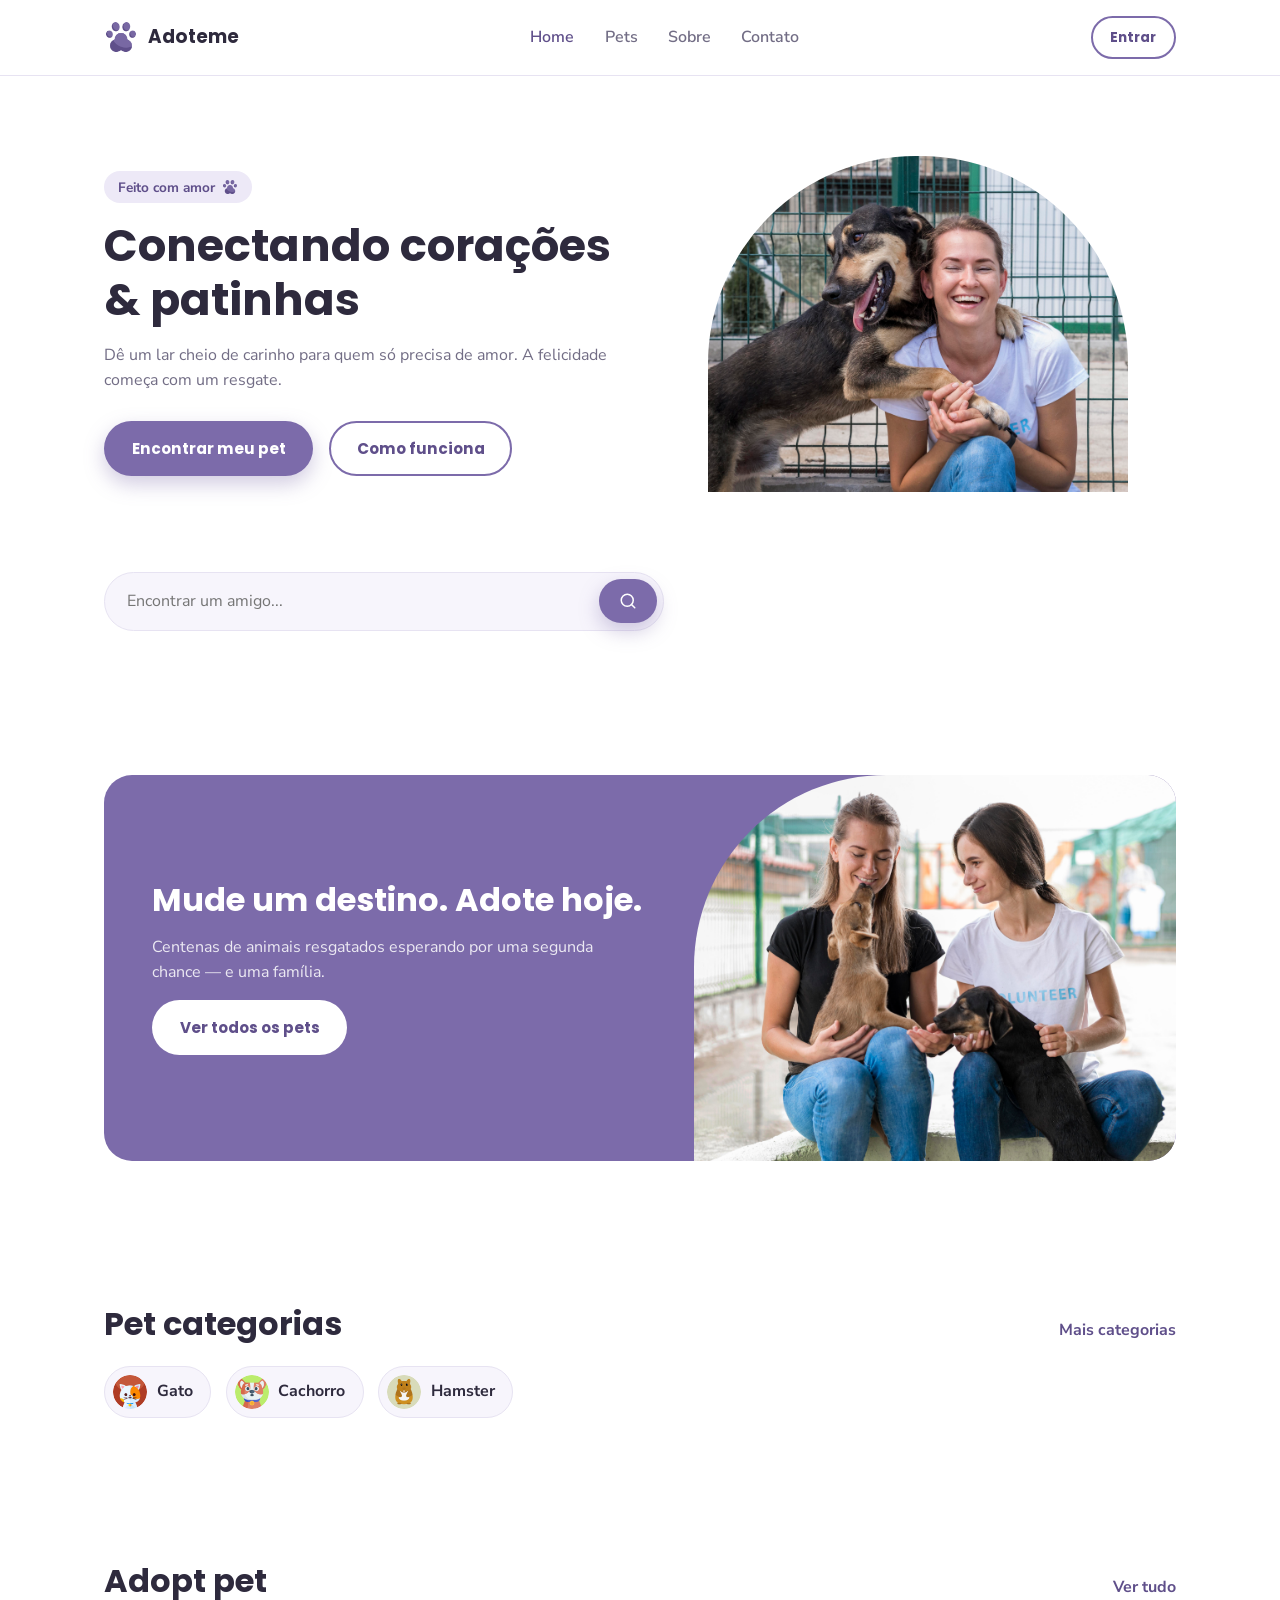
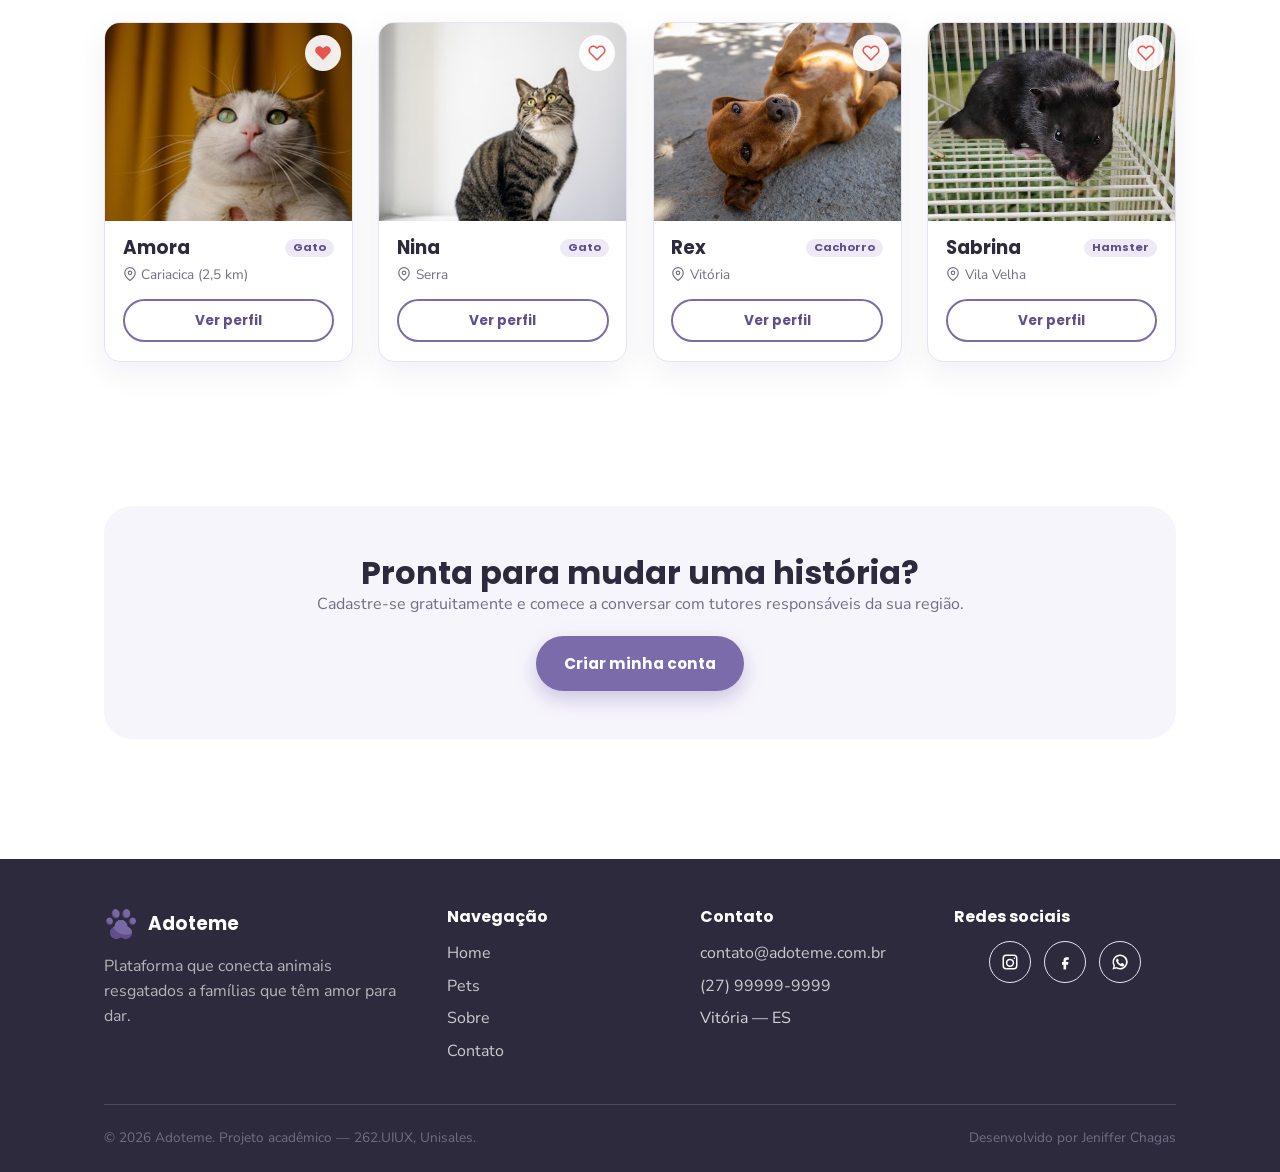
<file: index.html>
<!doctype html>
<html lang="pt-BR">
  <head>
    <meta charset="UTF-8" />
    <meta name="viewport" content="width=device-width, initial-scale=1.0" />
    <title>Adoteme — Conectando corações e patinhas</title>
    <meta
      name="description"
      content="Adoteme é a plataforma que conecta pets resgatados a novas famílias. Encontre seu novo melhor amigo hoje mesmo."
    />
    <link rel="icon" type="image/png" href="assets/img/favicon.png" />
    <link rel="preconnect" href="https://fonts.googleapis.com" />
    <link
      href="https://fonts.googleapis.com/css2?family=Poppins:wght@600;700;800&family=Nunito+Sans:wght@400;600;700&display=swap"
      rel="stylesheet"
    />
    <link rel="stylesheet" href="style.css" />
  </head>
  <body>
    <a class="skip-link" href="#main">Pular para o conteúdo</a>

    <header class="site-header">
      <div class="container header-inner">
        <a class="brand" href="index.html">
          <img src="assets/img/logo.png" alt="" />
          Adoteme
        </a>

        <input type="checkbox" id="nav-toggle" class="nav-toggle-checkbox" />

        <nav class="main-nav" aria-label="Navegação principal">
          <ul>
            <li><a href="index.html" aria-current="page">Home</a></li>
            <li><a href="pets.html">Pets</a></li>
            <li><a href="sobre.html">Sobre</a></li>
            <li><a href="contato.html">Contato</a></li>
          </ul>
        </nav>

        <div class="header-actions">
          <a class="btn btn-outline btn-sm" href="contato.html#entrar"
            >Entrar</a
          >
          <label for="nav-toggle" class="nav-toggle" aria-label="Abrir menu">
            <svg
              width="24"
              height="24"
              viewBox="0 0 24 24"
              fill="none"
              stroke="currentColor"
              stroke-width="2"
              stroke-linecap="round"
              stroke-linejoin="round"
              aria-hidden="true"
            >
              <line x1="3" y1="6" x2="21" y2="6" />
              <line x1="3" y1="12" x2="21" y2="12" />
              <line x1="3" y1="18" x2="21" y2="18" />
            </svg>
          </label>
        </div>
      </div>
    </header>

    <main id="main">
      <!-- Hero -->
      <section class="hero">
        <div class="container">
          <div class="hero-content">
            <span class="eyebrow-tag">
              Feito com amor
              <img src="assets/img/logo.png" alt="" width="16" height="16" />
            </span>
            <h1>Conectando corações &amp; patinhas</h1>
            <p>
              Dê um lar cheio de carinho para quem só precisa de amor. A
              felicidade começa com um resgate.
            </p>
            <div class="hero-actions">
              <a class="btn btn-primary" href="pets.html">Encontrar meu pet</a>
              <a class="btn btn-outline" href="sobre.html">Como funciona</a>
            </div>
          </div>
          <div class="hero-figure">
            <img
              src="assets/img/smiley-woman-playing-shelter-with-dog-waiting-be-adopted.jpg"
              alt="Mulher sorridente abraçando um gato resgatado no colo"
            />
          </div>
        </div>
      </section>

      <!-- Busca -->
      <section aria-labelledby="busca-heading" style="padding-top: 0">
        <div class="container">
          <h2
            id="busca-heading"
            class="sr-only"
            style="position: absolute; left: -9999px"
          >
            Buscar um pet
          </h2>
          <form
            class="search-form"
            action="pets.html"
            method="get"
            role="search"
          >
            <label for="busca-pet" style="position: absolute; left: -9999px"
              >Encontrar um amigo</label
            >
            <input
              type="search"
              id="busca-pet"
              name="busca"
              placeholder="Encontrar um amigo..."
            />
            <button type="submit" class="btn btn-primary" aria-label="Buscar">
              <svg
                width="18"
                height="18"
                viewBox="0 0 24 24"
                fill="none"
                stroke="currentColor"
                stroke-width="2"
                stroke-linecap="round"
                stroke-linejoin="round"
                aria-hidden="true"
              >
                <circle cx="11" cy="11" r="8" />
                <line x1="21" y1="21" x2="16.65" y2="16.65" />
              </svg>
            </button>
          </form>
        </div>
      </section>

      <!-- Banner de destaque -->
      <section>
        <div class="container">
          <div class="banner">
            <div class="banner-content">
              <h2>Mude um destino. Adote hoje.</h2>
              <p>
                Centenas de animais resgatados esperando por uma segunda chance
                — e uma família.
              </p>
              <a
                class="btn btn-primary"
                href="pets.html"
                style="
                  align-self: flex-start;
                  background: #fff;
                  color: var(--color-primary-dark);
                  box-shadow: none;
                "
                >Ver todos os pets</a
              >
            </div>
            <img
              src="assets/img/women-shelter-playing-with-cute-rescue-dogs.jpg"
              alt="Mulher feliz segurando um gatinho no colo, cercado de patinhas ilustradas"
            />
          </div>
        </div>
      </section>

      <!-- Categorias -->
      <section aria-labelledby="categorias-heading">
        <div class="container">
          <div class="section-heading">
            <h2 id="categorias-heading">Pet categorias</h2>
            <a href="pets.html">Mais categorias</a>
          </div>
          <ul class="category-list">
            <li>
              <a class="category-chip" href="pets.html#gato">
                <img src="assets/img/icon-cat.png" alt="" />
                Gato
              </a>
            </li>
            <li>
              <a class="category-chip" href="pets.html#cachorro">
                <img src="assets/img/icon-dog.png" alt="" />
                Cachorro
              </a>
            </li>
            <li>
              <a class="category-chip" href="pets.html#hamster">
                <img src="assets/img/icon-hamster.png" alt="" />
                Hamster
              </a>
            </li>
          </ul>
        </div>
      </section>

      <!-- Pets em destaque -->
      <section aria-labelledby="destaque-heading">
        <div class="container">
          <div class="section-heading">
            <h2 id="destaque-heading">Adopt pet</h2>
            <a href="pets.html">Ver tudo</a>
          </div>

          <div class="pet-grid">
            <article class="pet-card">
              <div class="pet-card-media">
                <img
                  src="assets/img/amora.png"
                  alt="Amora, gata tigrada e branca, sentada e olhando para a câmera"
                />
                <button
                  class="favorite-btn"
                  type="button"
                  aria-label="Favoritar Amora"
                >
                  <svg
                    width="18"
                    height="18"
                    viewBox="0 0 24 24"
                    fill="currentColor"
                    aria-hidden="true"
                  >
                    <path
                      d="M20.84 4.61a5.5 5.5 0 0 0-7.78 0L12 5.67l-1.06-1.06a5.5 5.5 0 0 0-7.78 7.78l1.06 1.06L12 21.23l7.78-7.78 1.06-1.06a5.5 5.5 0 0 0 0-7.78z"
                    />
                  </svg>
                </button>
              </div>
              <div class="pet-card-body">
                <h3>Amora <span class="pet-tag">Gato</span></h3>
                <p class="pet-location">
                  <svg
                    width="14"
                    height="14"
                    viewBox="0 0 24 24"
                    fill="none"
                    stroke="currentColor"
                    stroke-width="2"
                    stroke-linecap="round"
                    stroke-linejoin="round"
                    aria-hidden="true"
                  >
                    <path d="M21 10c0 7-9 13-9 13s-9-6-9-13a9 9 0 0 1 18 0z" />
                    <circle cx="12" cy="10" r="3" />
                  </svg>
                  Cariacica (2,5 km)
                </p>
                <a class="btn btn-outline btn-sm" href="pet.html">Ver perfil</a>
              </div>
            </article>

            <article class="pet-card">
              <div class="pet-card-media">
                <img
                  src="assets/img/nina.png"
                  alt="Nina, gata cinza de pelagem curta"
                />
                <button
                  class="favorite-btn"
                  type="button"
                  aria-label="Favoritar Nina"
                >
                  <svg
                    width="18"
                    height="18"
                    viewBox="0 0 24 24"
                    fill="none"
                    stroke="currentColor"
                    stroke-width="2"
                    stroke-linecap="round"
                    stroke-linejoin="round"
                    aria-hidden="true"
                  >
                    <path
                      d="M20.84 4.61a5.5 5.5 0 0 0-7.78 0L12 5.67l-1.06-1.06a5.5 5.5 0 0 0-7.78 7.78l1.06 1.06L12 21.23l7.78-7.78 1.06-1.06a5.5 5.5 0 0 0 0-7.78z"
                    />
                  </svg>
                </button>
              </div>
              <div class="pet-card-body">
                <h3>Nina <span class="pet-tag">Gato</span></h3>
                <p class="pet-location">
                  <svg
                    width="14"
                    height="14"
                    viewBox="0 0 24 24"
                    fill="none"
                    stroke="currentColor"
                    stroke-width="2"
                    stroke-linecap="round"
                    stroke-linejoin="round"
                    aria-hidden="true"
                  >
                    <path d="M21 10c0 7-9 13-9 13s-9-6-9-13a9 9 0 0 1 18 0z" />
                    <circle cx="12" cy="10" r="3" />
                  </svg>
                  Serra
                </p>
                <a class="btn btn-outline btn-sm" href="pet.html">Ver perfil</a>
              </div>
            </article>

            <article class="pet-card">
              <div class="pet-card-media">
                <img
                  src="assets/img/cachorro-caramelo_1749242700989.webp"
                  alt="Rex, cachorro caramelo de porte médio"
                />
                <button
                  class="favorite-btn"
                  type="button"
                  aria-label="Favoritar Rex"
                >
                  <svg
                    width="18"
                    height="18"
                    viewBox="0 0 24 24"
                    fill="none"
                    stroke="currentColor"
                    stroke-width="2"
                    stroke-linecap="round"
                    stroke-linejoin="round"
                    aria-hidden="true"
                  >
                    <path
                      d="M20.84 4.61a5.5 5.5 0 0 0-7.78 0L12 5.67l-1.06-1.06a5.5 5.5 0 0 0-7.78 7.78l1.06 1.06L12 21.23l7.78-7.78 1.06-1.06a5.5 5.5 0 0 0 0-7.78z"
                    />
                  </svg>
                </button>
              </div>
              <div class="pet-card-body">
                <h3>Rex <span class="pet-tag">Cachorro</span></h3>
                <p class="pet-location">
                  <svg
                    width="14"
                    height="14"
                    viewBox="0 0 24 24"
                    fill="none"
                    stroke="currentColor"
                    stroke-width="2"
                    stroke-linecap="round"
                    stroke-linejoin="round"
                    aria-hidden="true"
                  >
                    <path d="M21 10c0 7-9 13-9 13s-9-6-9-13a9 9 0 0 1 18 0z" />
                    <circle cx="12" cy="10" r="3" />
                  </svg>
                  Vitória
                </p>
                <a class="btn btn-outline btn-sm" href="pet.html">Ver perfil</a>
              </div>
            </article>

            <article class="pet-card">
              <div class="pet-card-media">
                <img
                  src="assets/img/images.jpeg"
                  alt="Sabrina, hamster de pelagem escura"
                />
                <button
                  class="favorite-btn"
                  type="button"
                  aria-label="Favoritar Sabrina"
                >
                  <svg
                    width="18"
                    height="18"
                    viewBox="0 0 24 24"
                    fill="none"
                    stroke="currentColor"
                    stroke-width="2"
                    stroke-linecap="round"
                    stroke-linejoin="round"
                    aria-hidden="true"
                  >
                    <path
                      d="M20.84 4.61a5.5 5.5 0 0 0-7.78 0L12 5.67l-1.06-1.06a5.5 5.5 0 0 0-7.78 7.78l1.06 1.06L12 21.23l7.78-7.78 1.06-1.06a5.5 5.5 0 0 0 0-7.78z"
                    />
                  </svg>
                </button>
              </div>
              <div class="pet-card-body">
                <h3>Sabrina <span class="pet-tag">Hamster</span></h3>
                <p class="pet-location">
                  <svg
                    width="14"
                    height="14"
                    viewBox="0 0 24 24"
                    fill="none"
                    stroke="currentColor"
                    stroke-width="2"
                    stroke-linecap="round"
                    stroke-linejoin="round"
                    aria-hidden="true"
                  >
                    <path d="M21 10c0 7-9 13-9 13s-9-6-9-13a9 9 0 0 1 18 0z" />
                    <circle cx="12" cy="10" r="3" />
                  </svg>
                  Vila Velha
                </p>
                <a class="btn btn-outline btn-sm" href="pet.html">Ver perfil</a>
              </div>
            </article>
          </div>
        </div>
      </section>

      <!-- CTA final -->
      <section>
        <div class="container">
          <div class="cta-band">
            <h2>Pronta para mudar uma história?</h2>
            <p style="margin-inline: auto">
              Cadastre-se gratuitamente e comece a conversar com tutores
              responsáveis da sua região.
            </p>
            <a class="btn btn-primary" href="contato.html">Criar minha conta</a>
          </div>
        </div>
      </section>
    </main>

    <footer class="site-footer">
      <div class="container">
        <div class="footer-grid">
          <div>
            <a class="brand" href="index.html">
              <img src="assets/img/logo.png" alt="" />
              Adoteme
            </a>
            <p>
              Plataforma que conecta animais resgatados a famílias que têm amor
              para dar.
            </p>
          </div>
          <nav aria-label="Links do site">
            <h3>Navegação</h3>
            <ul class="footer-links">
              <li><a href="index.html">Home</a></li>
              <li><a href="pets.html">Pets</a></li>
              <li><a href="sobre.html">Sobre</a></li>
              <li><a href="contato.html">Contato</a></li>
            </ul>
          </nav>
          <div>
            <h3>Contato</h3>
            <ul class="footer-links">
              <li>
                <a href="mailto:contato@adoteme.com.br"
                  >contato@adoteme.com.br</a
                >
              </li>
              <li><a href="tel:+5527999999999">(27) 99999-9999</a></li>
              <li>Vitória — ES</li>
            </ul>
          </div>
          <div>
            <h3>Redes sociais</h3>
            <div class="social-row">
              <a href="#" aria-label="Adoteme no Instagram"
                ><img
                  src="assets/img/icon-instagram.svg"
                  alt=""
                  width="18"
                  height="18"
              /></a>
              <a href="#" aria-label="Adoteme no Facebook"
                ><img
                  src="assets/img/icon-facebook.svg"
                  alt=""
                  width="18"
                  height="18"
              /></a>
              <a href="#" aria-label="Adoteme no WhatsApp"
                ><img
                  src="assets/img/icon-whatsapp.svg"
                  alt=""
                  width="18"
                  height="18"
              /></a>
            </div>
          </div>
        </div>
        <div class="footer-bottom">
          <p>&copy; 2026 Adoteme. Projeto acadêmico — 262.UIUX, Unisales.</p>
          <p>Desenvolvido por Jeniffer Chagas</p>
        </div>
      </div>
    </footer>
  </body>
</html>
</file>
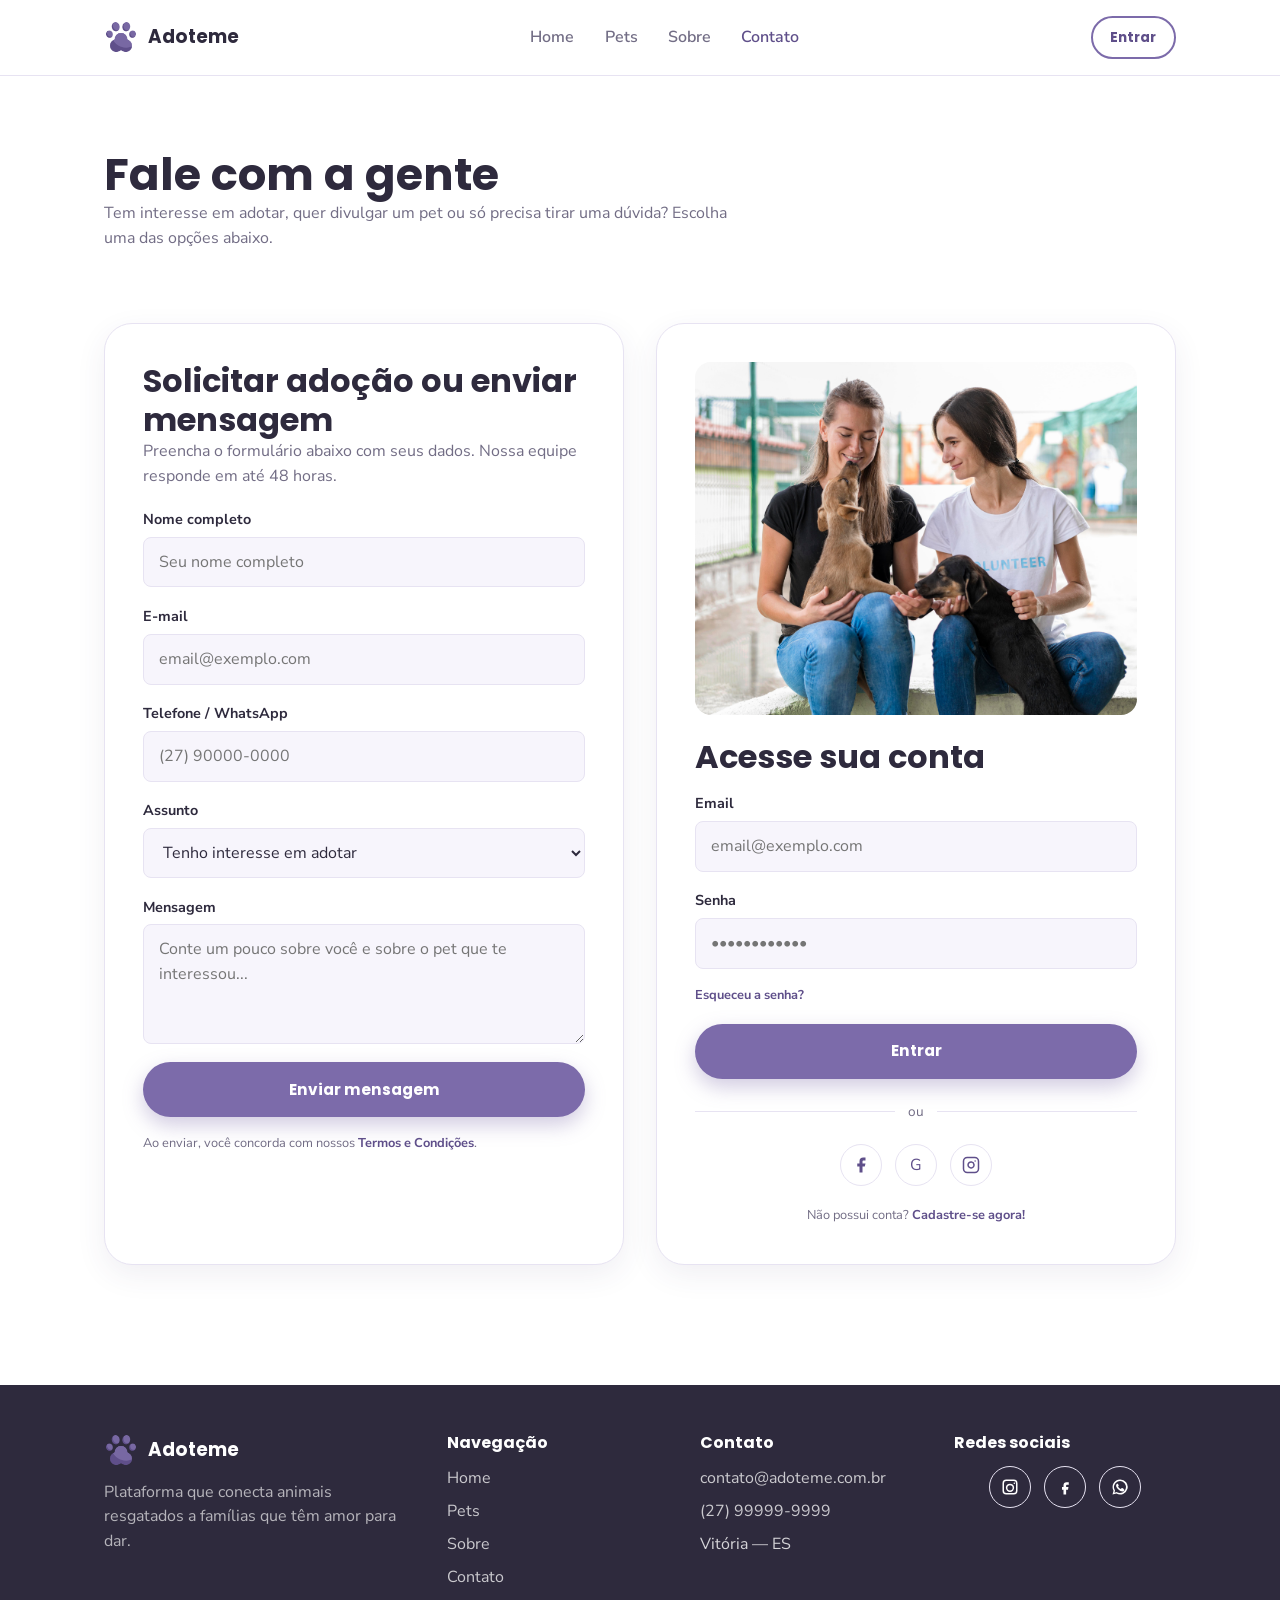
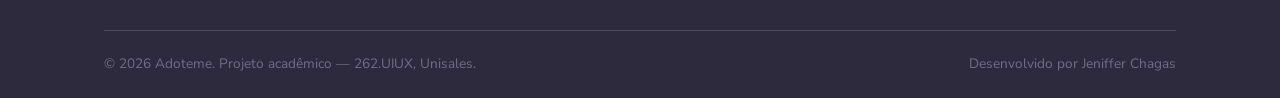
<file: contato.html>
<!DOCTYPE html>
<html lang="pt-BR">
<head>
  <meta charset="UTF-8" />
  <meta name="viewport" content="width=device-width, initial-scale=1.0" />
  <title>Contato — Adoteme</title>
  <meta name="description" content="Fale com a equipe do Adoteme, envie sua solicitação de adoção ou acesse sua conta." />
  <link rel="icon" type="image/png" href="assets/img/favicon.png" />
  <link rel="preconnect" href="https://fonts.googleapis.com" />
  <link href="https://fonts.googleapis.com/css2?family=Poppins:wght@600;700;800&family=Nunito+Sans:wght@400;600;700&display=swap" rel="stylesheet" />
  <link rel="stylesheet" href="style.css" />
</head>
<body>
  <a class="skip-link" href="#main">Pular para o conteúdo</a>

  <header class="site-header">
    <div class="container header-inner">
      <a class="brand" href="index.html">
        <img src="assets/img/logo.png" alt="" />
        Adoteme
      </a>

      <input type="checkbox" id="nav-toggle" class="nav-toggle-checkbox" />

      <nav class="main-nav" aria-label="Navegação principal">
        <ul>
          <li><a href="index.html">Home</a></li>
          <li><a href="pets.html">Pets</a></li>
          <li><a href="sobre.html">Sobre</a></li>
          <li><a href="contato.html" aria-current="page">Contato</a></li>
        </ul>
      </nav>

      <div class="header-actions">
        <a class="btn btn-outline btn-sm" href="contato.html#entrar">Entrar</a>
        <label for="nav-toggle" class="nav-toggle" aria-label="Abrir menu"><svg width="24" height="24" viewBox="0 0 24 24" fill="none" stroke="currentColor" stroke-width="2" stroke-linecap="round" stroke-linejoin="round" aria-hidden="true"><line x1="3" y1="6" x2="21" y2="6"/><line x1="3" y1="12" x2="21" y2="12"/><line x1="3" y1="18" x2="21" y2="18"/></svg></label>
      </div>
    </div>
  </header>

  <main id="main">

    <section style="padding-bottom:0;">
      <div class="container">
        <h1>Fale com a gente</h1>
        <p>Tem interesse em adotar, quer divulgar um pet ou só precisa tirar uma dúvida? Escolha uma das opções abaixo.</p>
      </div>
    </section>

    <section>
      <div class="container two-col">

        <!-- Formulário de contato / interesse em adoção -->
        <div class="card-panel" id="adotar">
          <h2>Solicitar adoção ou enviar mensagem</h2>
          <p>Preencha o formulário abaixo com seus dados. Nossa equipe responde em até 48 horas.</p>

          <form class="form-grid" action="#" method="post" style="margin-top:1.2rem;">
            <div class="form-field">
              <label for="nome">Nome completo</label>
              <input type="text" id="nome" name="nome" placeholder="Seu nome completo" required />
            </div>

            <div class="form-field">
              <label for="email">E-mail</label>
              <input type="email" id="email" name="email" placeholder="email@exemplo.com" required />
            </div>

            <div class="form-field">
              <label for="telefone">Telefone / WhatsApp</label>
              <input type="tel" id="telefone" name="telefone" placeholder="(27) 90000-0000" />
            </div>

            <div class="form-field">
              <label for="assunto">Assunto</label>
              <select id="assunto" name="assunto">
                <option value="adocao">Tenho interesse em adotar</option>
                <option value="divulgar">Quero divulgar um pet</option>
                <option value="parceria">Parceria com ONG</option>
                <option value="duvida">Outra dúvida</option>
              </select>
            </div>

            <div class="form-field">
              <label for="mensagem">Mensagem</label>
              <textarea id="mensagem" name="mensagem" placeholder="Conte um pouco sobre você e sobre o pet que te interessou..."></textarea>
            </div>

            <button type="submit" class="btn btn-primary btn-block">Enviar mensagem</button>
            <p class="form-note">Ao enviar, você concorda com nossos <a href="#">Termos e Condições</a>.</p>
          </form>
        </div>

        <!-- Acesso à conta -->
        <div class="card-panel" id="entrar">
          <img src="assets/img/women-shelter-playing-with-cute-rescue-dogs.jpg" alt="" style="border-radius:16px;margin-bottom:1.4rem;width:100%;object-fit:cover;" />

          <h2>Acesse sua conta</h2>

          <form class="form-grid" action="#" method="post" style="margin-top:1rem;">
            <div class="form-field">
              <label for="login-email">Email</label>
              <input type="email" id="login-email" name="login-email" placeholder="email@exemplo.com" />
            </div>
            <div class="form-field">
              <label for="login-senha">Senha</label>
              <input type="password" id="login-senha" name="login-senha" placeholder="••••••••••••" />
            </div>
            <p class="form-note"><a href="#">Esqueceu a senha?</a></p>
            <button type="submit" class="btn btn-primary btn-block">Entrar</button>
          </form>

          <div class="divider-or">ou</div>

          <div class="social-row">
            <a href="#" aria-label="Entrar com Facebook"><svg width="18" height="18" viewBox="0 0 24 24" fill="currentColor" aria-hidden="true"><path d="M18 2h-3a5 5 0 0 0-5 5v3H7v4h3v8h4v-8h3l1-4h-4V7a1 1 0 0 1 1-1h3z"/></svg></a>
            <a href="#" aria-label="Entrar com Google">G</a>
            <a href="#" aria-label="Entrar com Instagram"><svg width="18" height="18" viewBox="0 0 24 24" fill="none" stroke="currentColor" stroke-width="2" stroke-linecap="round" stroke-linejoin="round" aria-hidden="true"><rect x="2" y="2" width="20" height="20" rx="5" ry="5"/><path d="M16 11.37A4 4 0 1 1 12.63 8 4 4 0 0 1 16 11.37z"/><line x1="17.5" y1="6.5" x2="17.51" y2="6.5"/></svg></a>
          </div>

          <p class="form-note" style="text-align:center;margin-top:1.2rem;">Não possui conta? <a href="#">Cadastre-se agora!</a></p>
        </div>

      </div>
    </section>

  </main>

  <footer class="site-footer">
    <div class="container">
      <div class="footer-grid">
        <div>
          <a class="brand" href="index.html">
            <img src="assets/img/logo.png" alt="" />
            Adoteme
          </a>
          <p>Plataforma que conecta animais resgatados a famílias que têm amor para dar.</p>
        </div>
        <nav aria-label="Links do site">
          <h3>Navegação</h3>
          <ul class="footer-links">
            <li><a href="index.html">Home</a></li>
            <li><a href="pets.html">Pets</a></li>
            <li><a href="sobre.html">Sobre</a></li>
            <li><a href="contato.html">Contato</a></li>
          </ul>
        </nav>
        <div>
          <h3>Contato</h3>
          <ul class="footer-links">
            <li><a href="mailto:contato@adoteme.com.br">contato@adoteme.com.br</a></li>
            <li><a href="tel:+5527999999999">(27) 99999-9999</a></li>
            <li>Vitória — ES</li>
          </ul>
        </div>
        <div>
          <h3>Redes sociais</h3>
          <div class="social-row">
            <a href="#" aria-label="Adoteme no Instagram"><img src="assets/img/icon-instagram.svg" alt="" width="18" height="18" /></a>
            <a href="#" aria-label="Adoteme no Facebook"><img src="assets/img/icon-facebook.svg" alt="" width="18" height="18" /></a>
            <a href="#" aria-label="Adoteme no WhatsApp"><img src="assets/img/icon-whatsapp.svg" alt="" width="18" height="18" /></a>
          </div>
        </div>
      </div>
      <div class="footer-bottom">
        <p>&copy; 2026 Adoteme. Projeto acadêmico — 262.UIUX, Unisales.</p>
        <p>Desenvolvido por Jeniffer Chagas</p>
      </div>
    </div>
  </footer>
</body>
</html>
</file>
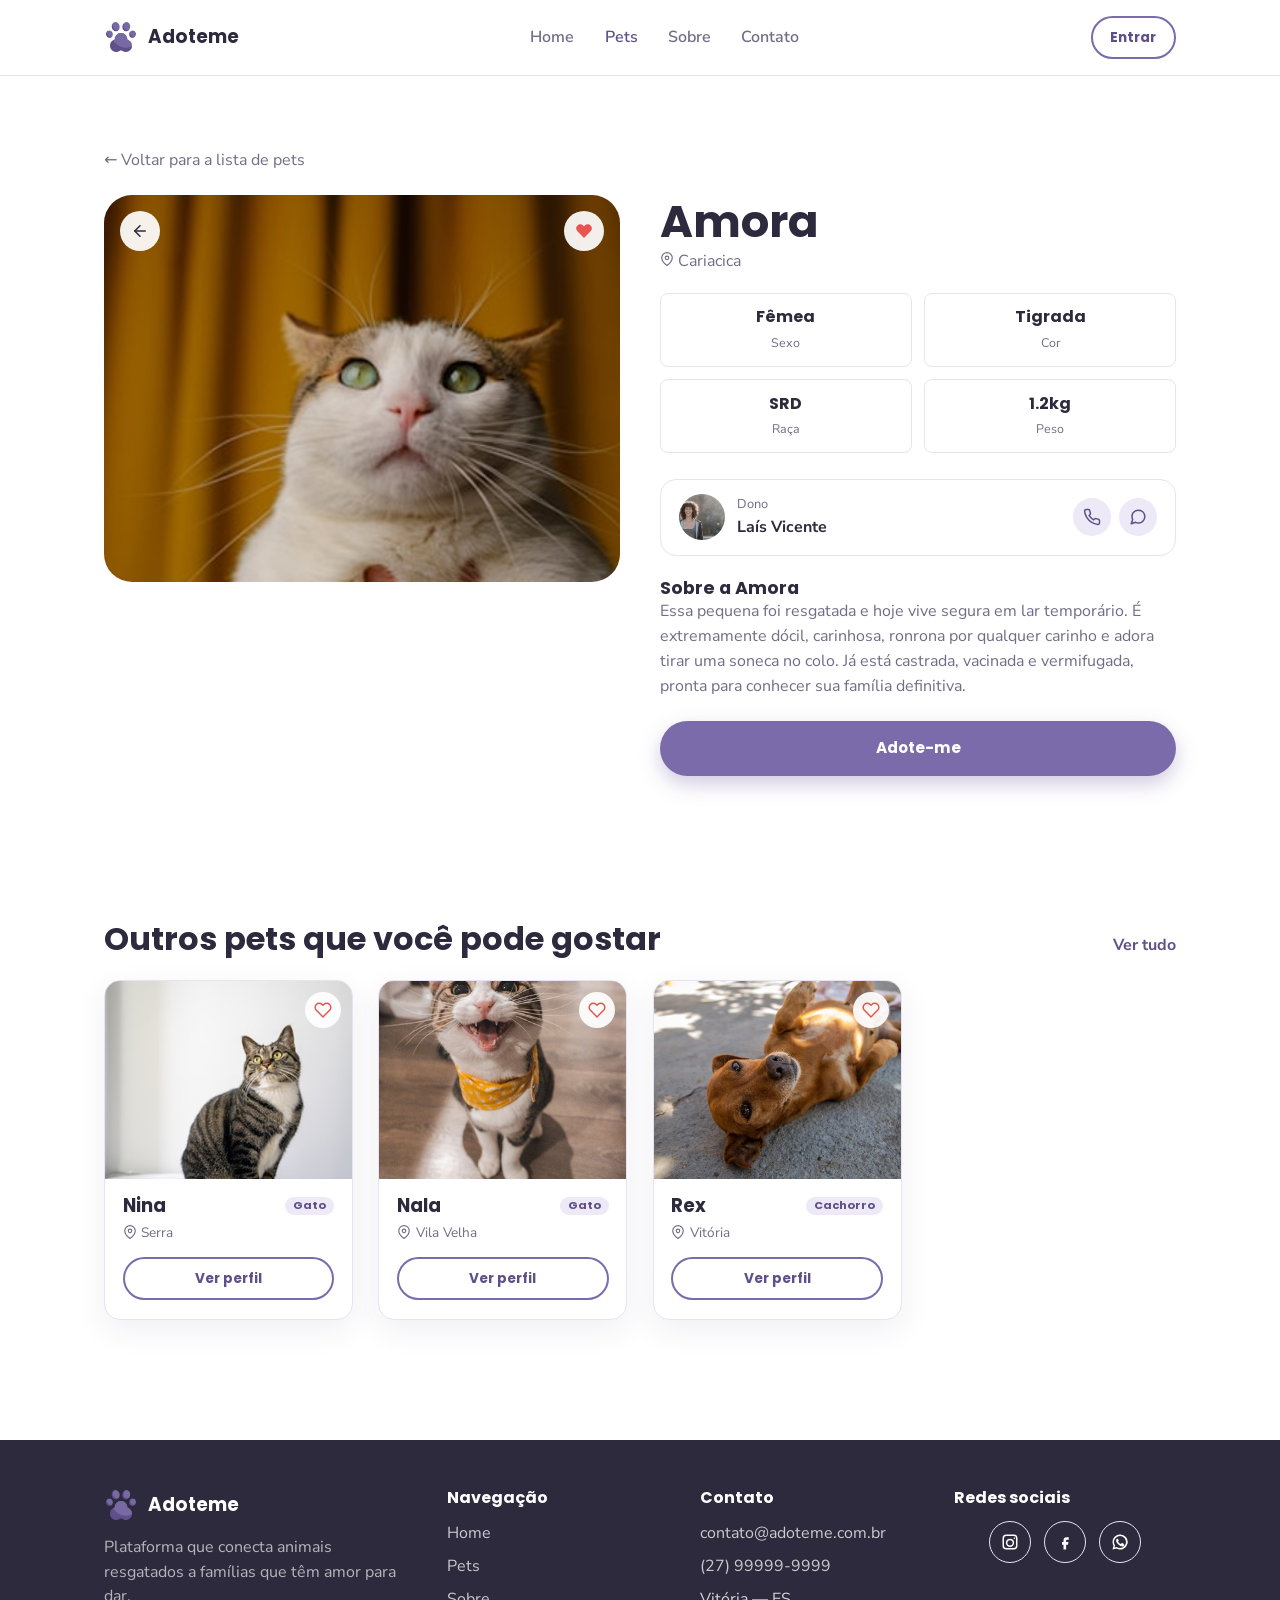
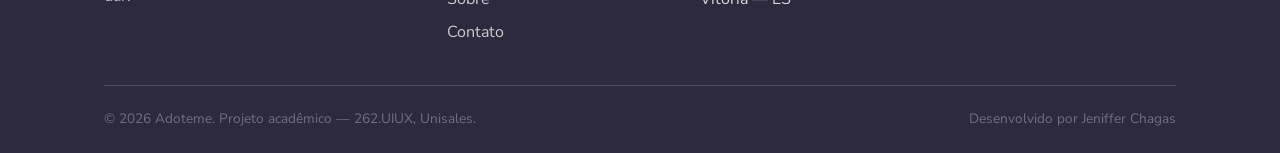
<file: pet.html>
<!DOCTYPE html>
<html lang="pt-BR">
<head>
  <meta charset="UTF-8" />
  <meta name="viewport" content="width=device-width, initial-scale=1.0" />
  <title>Amora — Adoteme</title>
  <meta name="description" content="Conheça a Amora, gata tigrada resgatada que está esperando por um lar cheio de carinho em Cariacica." />
  <link rel="icon" type="image/png" href="assets/img/favicon.png" />
  <link rel="preconnect" href="https://fonts.googleapis.com" />
  <link href="https://fonts.googleapis.com/css2?family=Poppins:wght@600;700;800&family=Nunito+Sans:wght@400;600;700&display=swap" rel="stylesheet" />
  <link rel="stylesheet" href="style.css" />
</head>
<body>
  <a class="skip-link" href="#main">Pular para o conteúdo</a>

  <header class="site-header">
    <div class="container header-inner">
      <a class="brand" href="index.html">
        <img src="assets/img/logo.png" alt="" />
        Adoteme
      </a>

      <input type="checkbox" id="nav-toggle" class="nav-toggle-checkbox" />

      <nav class="main-nav" aria-label="Navegação principal">
        <ul>
          <li><a href="index.html">Home</a></li>
          <li><a href="pets.html" aria-current="page">Pets</a></li>
          <li><a href="sobre.html">Sobre</a></li>
          <li><a href="contato.html">Contato</a></li>
        </ul>
      </nav>

      <div class="header-actions">
        <a class="btn btn-outline btn-sm" href="contato.html#entrar">Entrar</a>
        <label for="nav-toggle" class="nav-toggle" aria-label="Abrir menu"><svg width="24" height="24" viewBox="0 0 24 24" fill="none" stroke="currentColor" stroke-width="2" stroke-linecap="round" stroke-linejoin="round" aria-hidden="true"><line x1="3" y1="6" x2="21" y2="6"/><line x1="3" y1="12" x2="21" y2="12"/><line x1="3" y1="18" x2="21" y2="18"/></svg></label>
      </div>
    </div>
  </header>

  <main id="main">
    <section>
      <div class="container">
        <p><a href="pets.html">&larr; Voltar para a lista de pets</a></p>

        <article class="pet-detail" style="margin-top:1.4rem;">
          <div class="pet-detail-media">
            <img src="assets/img/amora.png" alt="Amora, gata tigrada e branca, sentada e olhando para a câmera" />
            <a class="icon-btn back" href="pets.html" aria-label="Voltar"><svg width="18" height="18" viewBox="0 0 24 24" fill="none" stroke="currentColor" stroke-width="2" stroke-linecap="round" stroke-linejoin="round" aria-hidden="true"><line x1="19" y1="12" x2="5" y2="12"/><polyline points="12 19 5 12 12 5"/></svg></a>
            <button class="icon-btn fav" type="button" aria-label="Favoritar Amora"><svg width="18" height="18" viewBox="0 0 24 24" fill="currentColor" aria-hidden="true"><path d="M20.84 4.61a5.5 5.5 0 0 0-7.78 0L12 5.67l-1.06-1.06a5.5 5.5 0 0 0-7.78 7.78l1.06 1.06L12 21.23l7.78-7.78 1.06-1.06a5.5 5.5 0 0 0 0-7.78z"/></svg></button>
          </div>

          <div class="pet-detail-info">
            <h1>Amora</h1>
            <p class="pet-detail-location"><svg width="14" height="14" viewBox="0 0 24 24" fill="none" stroke="currentColor" stroke-width="2" stroke-linecap="round" stroke-linejoin="round" aria-hidden="true"><path d="M21 10c0 7-9 13-9 13s-9-6-9-13a9 9 0 0 1 18 0z"/><circle cx="12" cy="10" r="3"/></svg> Cariacica</p>

            <div class="pet-attributes">
              <div class="pet-attribute">
                <strong>Fêmea</strong>
                <span>Sexo</span>
              </div>
              <div class="pet-attribute">
                <strong>Tigrada</strong>
                <span>Cor</span>
              </div>
              <div class="pet-attribute">
                <strong>SRD</strong>
                <span>Raça</span>
              </div>
              <div class="pet-attribute">
                <strong>1.2kg</strong>
                <span>Peso</span>
              </div>
            </div>

            <div class="owner-card">
              <img src="assets/img/pexels-blue-bird-7242828.jpg" alt="Laís Vicente, dona da Amora" />
              <div class="owner-info">
                <span>Dono</span>
                <strong>Laís Vicente</strong>
              </div>
              <div class="owner-actions">
                <a href="tel:+5527988887777" aria-label="Ligar para Laís Vicente"><svg width="18" height="18" viewBox="0 0 24 24" fill="none" stroke="currentColor" stroke-width="2" stroke-linecap="round" stroke-linejoin="round" aria-hidden="true"><path d="M22 16.92v3a2 2 0 0 1-2.18 2 19.79 19.79 0 0 1-8.63-3.07 19.5 19.5 0 0 1-6-6 19.79 19.79 0 0 1-3.07-8.67A2 2 0 0 1 4.11 2h3a2 2 0 0 1 2 1.72c.127.96.361 1.903.7 2.81a2 2 0 0 1-.45 2.11L8.09 9.91a16 16 0 0 0 6 6l1.27-1.27a2 2 0 0 1 2.11-.45c.907.339 1.85.573 2.81.7A2 2 0 0 1 22 16.92z"/></svg></a>
                <a href="contato.html#adotar" aria-label="Enviar mensagem sobre a Amora"><svg width="18" height="18" viewBox="0 0 24 24" fill="none" stroke="currentColor" stroke-width="2" stroke-linecap="round" stroke-linejoin="round" aria-hidden="true"><path d="M21 11.5a8.38 8.38 0 0 1-.9 3.8 8.5 8.5 0 0 1-7.6 4.7 8.38 8.38 0 0 1-3.8-.9L3 21l1.9-5.7a8.38 8.38 0 0 1-.9-3.8 8.5 8.5 0 0 1 4.7-7.6 8.38 8.38 0 0 1 3.8-.9h.5a8.48 8.48 0 0 1 8 8v.5z"/></svg></a>
              </div>
            </div>

            <h2 style="font-size:1.1rem;">Sobre a Amora</h2>
            <p>Essa pequena foi resgatada e hoje vive segura em lar temporário. É extremamente dócil, carinhosa, ronrona por qualquer carinho e adora tirar uma soneca no colo. Já está castrada, vacinada e vermifugada, pronta para conhecer sua família definitiva.</p>

            <a class="btn btn-primary btn-block" href="contato.html#adotar" style="margin-top:1.4rem;">Adote-me</a>
          </div>
        </article>
      </div>
    </section>

    <section aria-labelledby="outros-heading">
      <div class="container">
        <div class="section-heading">
          <h2 id="outros-heading">Outros pets que você pode gostar</h2>
          <a href="pets.html">Ver tudo</a>
        </div>
        <div class="pet-grid">
          <article class="pet-card">
            <div class="pet-card-media">
              <img src="assets/img/nina.png" alt="Nina, gata cinza de pelagem curta" />
              <button class="favorite-btn" type="button" aria-label="Favoritar Nina"><svg width="18" height="18" viewBox="0 0 24 24" fill="none" stroke="currentColor" stroke-width="2" stroke-linecap="round" stroke-linejoin="round" aria-hidden="true"><path d="M20.84 4.61a5.5 5.5 0 0 0-7.78 0L12 5.67l-1.06-1.06a5.5 5.5 0 0 0-7.78 7.78l1.06 1.06L12 21.23l7.78-7.78 1.06-1.06a5.5 5.5 0 0 0 0-7.78z"/></svg></button>
            </div>
            <div class="pet-card-body">
              <h3>Nina <span class="pet-tag">Gato</span></h3>
              <p class="pet-location"><svg width="14" height="14" viewBox="0 0 24 24" fill="none" stroke="currentColor" stroke-width="2" stroke-linecap="round" stroke-linejoin="round" aria-hidden="true"><path d="M21 10c0 7-9 13-9 13s-9-6-9-13a9 9 0 0 1 18 0z"/><circle cx="12" cy="10" r="3"/></svg> Serra</p>
              <a class="btn btn-outline btn-sm" href="pet.html">Ver perfil</a>
            </div>
          </article>
          <article class="pet-card">
            <div class="pet-card-media">
              <img src="assets/img/nala.png" alt="Nala, gata caramelo de olhos claros" />
              <button class="favorite-btn" type="button" aria-label="Favoritar Nala"><svg width="18" height="18" viewBox="0 0 24 24" fill="none" stroke="currentColor" stroke-width="2" stroke-linecap="round" stroke-linejoin="round" aria-hidden="true"><path d="M20.84 4.61a5.5 5.5 0 0 0-7.78 0L12 5.67l-1.06-1.06a5.5 5.5 0 0 0-7.78 7.78l1.06 1.06L12 21.23l7.78-7.78 1.06-1.06a5.5 5.5 0 0 0 0-7.78z"/></svg></button>
            </div>
            <div class="pet-card-body">
              <h3>Nala <span class="pet-tag">Gato</span></h3>
              <p class="pet-location"><svg width="14" height="14" viewBox="0 0 24 24" fill="none" stroke="currentColor" stroke-width="2" stroke-linecap="round" stroke-linejoin="round" aria-hidden="true"><path d="M21 10c0 7-9 13-9 13s-9-6-9-13a9 9 0 0 1 18 0z"/><circle cx="12" cy="10" r="3"/></svg> Vila Velha</p>
              <a class="btn btn-outline btn-sm" href="pet.html">Ver perfil</a>
            </div>
          </article>
          <article class="pet-card">
            <div class="pet-card-media">
              <img src="assets/img/cachorro-caramelo_1749242700989.webp" alt="Rex, cachorro caramelo de porte médio" />
              <button class="favorite-btn" type="button" aria-label="Favoritar Rex"><svg width="18" height="18" viewBox="0 0 24 24" fill="none" stroke="currentColor" stroke-width="2" stroke-linecap="round" stroke-linejoin="round" aria-hidden="true"><path d="M20.84 4.61a5.5 5.5 0 0 0-7.78 0L12 5.67l-1.06-1.06a5.5 5.5 0 0 0-7.78 7.78l1.06 1.06L12 21.23l7.78-7.78 1.06-1.06a5.5 5.5 0 0 0 0-7.78z"/></svg></button>
            </div>
            <div class="pet-card-body">
              <h3>Rex <span class="pet-tag">Cachorro</span></h3>
              <p class="pet-location"><svg width="14" height="14" viewBox="0 0 24 24" fill="none" stroke="currentColor" stroke-width="2" stroke-linecap="round" stroke-linejoin="round" aria-hidden="true"><path d="M21 10c0 7-9 13-9 13s-9-6-9-13a9 9 0 0 1 18 0z"/><circle cx="12" cy="10" r="3"/></svg> Vitória</p>
              <a class="btn btn-outline btn-sm" href="pet.html">Ver perfil</a>
            </div>
          </article>
        </div>
      </div>
    </section>
  </main>

  <footer class="site-footer">
    <div class="container">
      <div class="footer-grid">
        <div>
          <a class="brand" href="index.html">
            <img src="assets/img/logo.png" alt="" />
            Adoteme
          </a>
          <p>Plataforma que conecta animais resgatados a famílias que têm amor para dar.</p>
        </div>
        <nav aria-label="Links do site">
          <h3>Navegação</h3>
          <ul class="footer-links">
            <li><a href="index.html">Home</a></li>
            <li><a href="pets.html">Pets</a></li>
            <li><a href="sobre.html">Sobre</a></li>
            <li><a href="contato.html">Contato</a></li>
          </ul>
        </nav>
        <div>
          <h3>Contato</h3>
          <ul class="footer-links">
            <li><a href="mailto:contato@adoteme.com.br">contato@adoteme.com.br</a></li>
            <li><a href="tel:+5527999999999">(27) 99999-9999</a></li>
            <li>Vitória — ES</li>
          </ul>
        </div>
        <div>
          <h3>Redes sociais</h3>
          <div class="social-row">
            <a href="#" aria-label="Adoteme no Instagram"><img src="assets/img/icon-instagram.svg" alt="" width="18" height="18" /></a>
            <a href="#" aria-label="Adoteme no Facebook"><img src="assets/img/icon-facebook.svg" alt="" width="18" height="18" /></a>
            <a href="#" aria-label="Adoteme no WhatsApp"><img src="assets/img/icon-whatsapp.svg" alt="" width="18" height="18" /></a>
          </div>
        </div>
      </div>
      <div class="footer-bottom">
        <p>&copy; 2026 Adoteme. Projeto acadêmico — 262.UIUX, Unisales.</p>
        <p>Desenvolvido por Jeniffer Chagas</p>
      </div>
    </div>
  </footer>
</body>
</html>
</file>
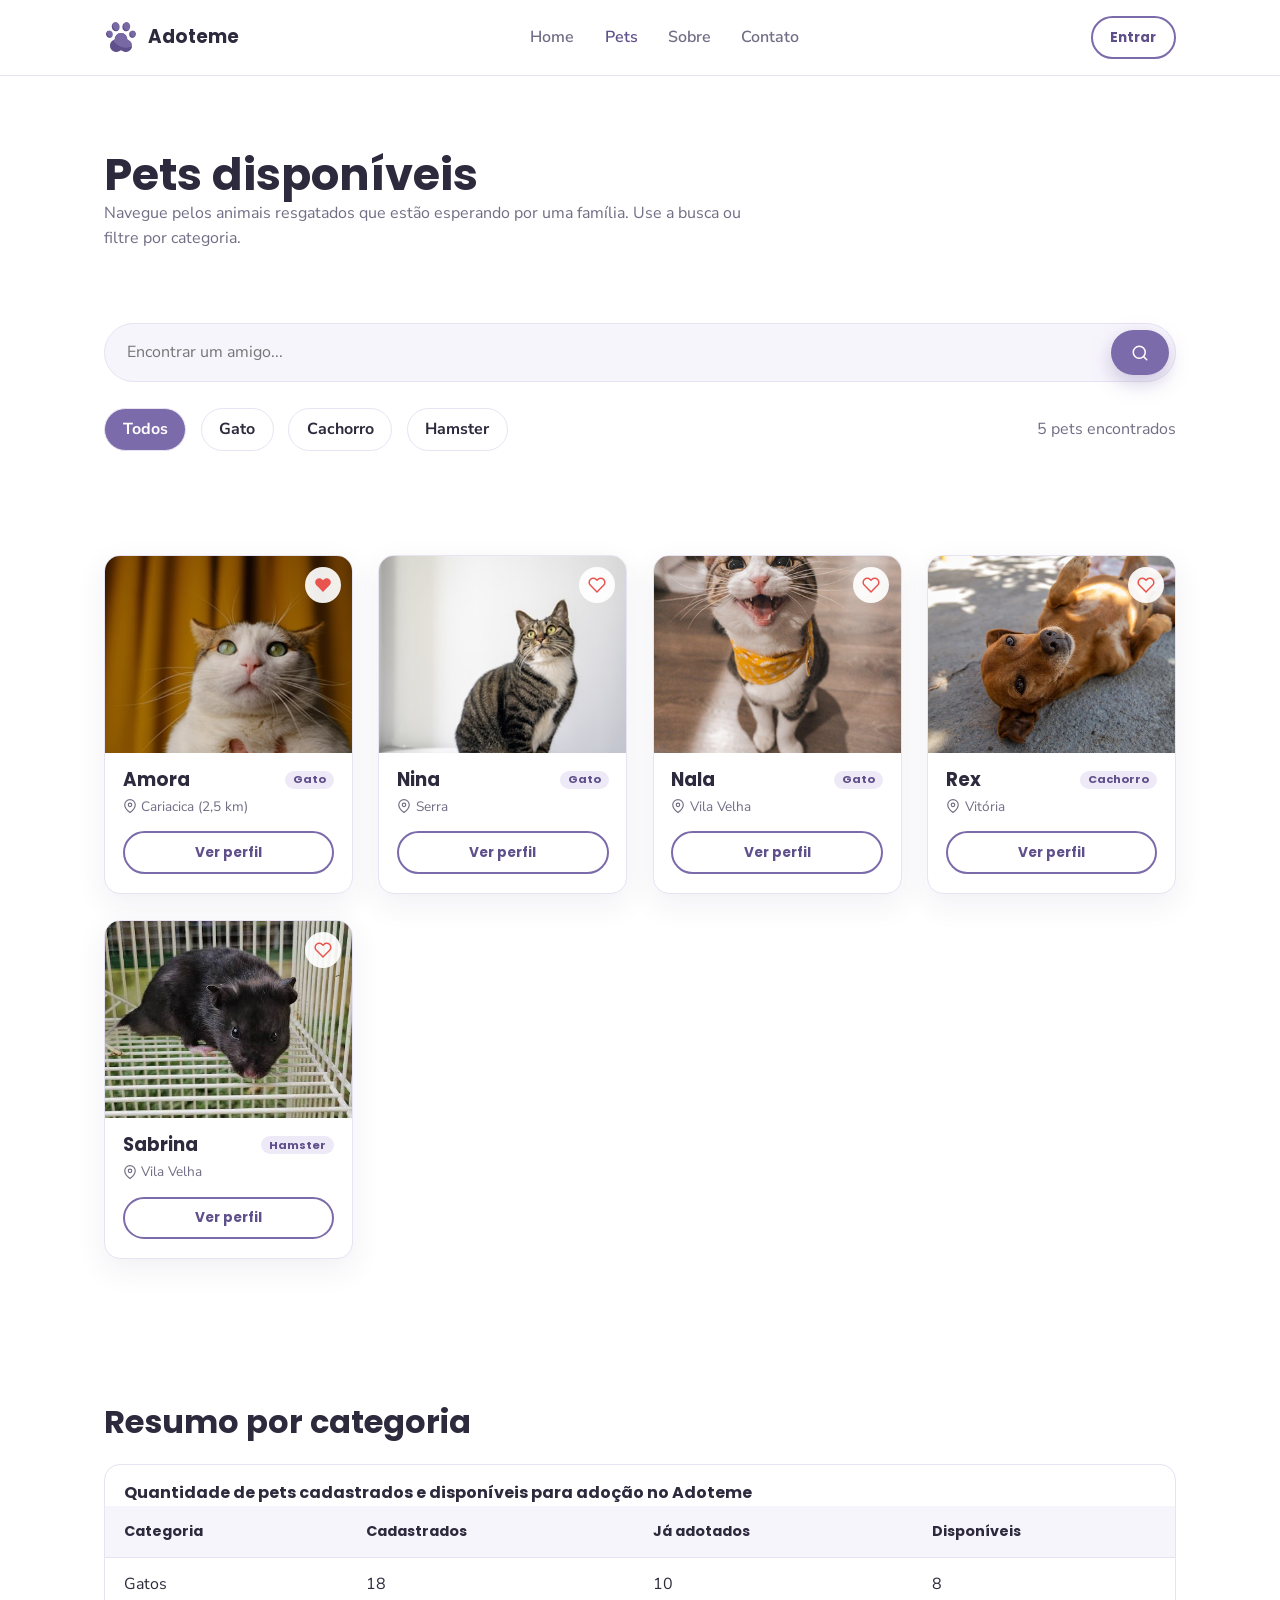
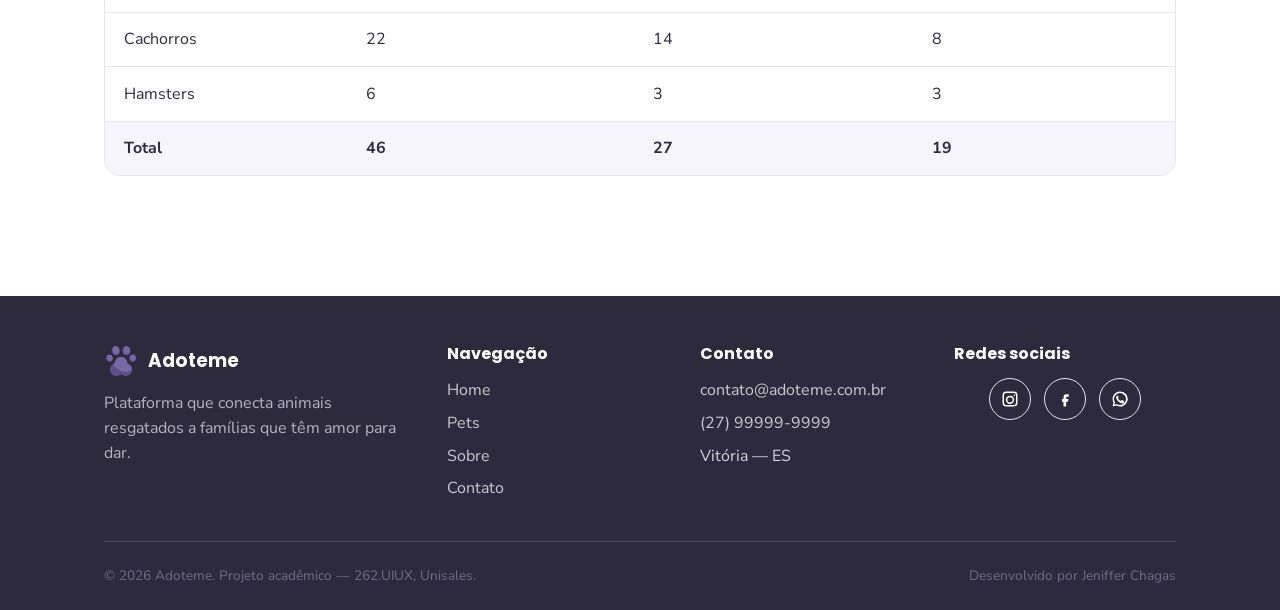
<file: pets.html>
<!DOCTYPE html>
<html lang="pt-BR">
<head>
  <meta charset="UTF-8" />
  <meta name="viewport" content="width=device-width, initial-scale=1.0" />
  <title>Pets disponíveis — Adoteme</title>
  <meta name="description" content="Veja todos os pets disponíveis para adoção no Adoteme: gatos, cachorros e hamsters à espera de um lar." />
  <link rel="icon" type="image/png" href="assets/img/favicon.png" />
  <link rel="preconnect" href="https://fonts.googleapis.com" />
  <link href="https://fonts.googleapis.com/css2?family=Poppins:wght@600;700;800&family=Nunito+Sans:wght@400;600;700&display=swap" rel="stylesheet" />
  <link rel="stylesheet" href="style.css" />
</head>
<body>
  <a class="skip-link" href="#main">Pular para o conteúdo</a>

  <header class="site-header">
    <div class="container header-inner">
      <a class="brand" href="index.html">
        <img src="assets/img/logo.png" alt="" />
        Adoteme
      </a>

      <input type="checkbox" id="nav-toggle" class="nav-toggle-checkbox" />

      <nav class="main-nav" aria-label="Navegação principal">
        <ul>
          <li><a href="index.html">Home</a></li>
          <li><a href="pets.html" aria-current="page">Pets</a></li>
          <li><a href="sobre.html">Sobre</a></li>
          <li><a href="contato.html">Contato</a></li>
        </ul>
      </nav>

      <div class="header-actions">
        <a class="btn btn-outline btn-sm" href="contato.html#entrar">Entrar</a>
        <label for="nav-toggle" class="nav-toggle" aria-label="Abrir menu"><svg width="24" height="24" viewBox="0 0 24 24" fill="none" stroke="currentColor" stroke-width="2" stroke-linecap="round" stroke-linejoin="round" aria-hidden="true"><line x1="3" y1="6" x2="21" y2="6"/><line x1="3" y1="12" x2="21" y2="12"/><line x1="3" y1="18" x2="21" y2="18"/></svg></label>
      </div>
    </div>
  </header>

  <main id="main">

    <section style="padding-bottom:0;">
      <div class="container">
        <h1>Pets disponíveis</h1>
        <p>Navegue pelos animais resgatados que estão esperando por uma família. Use a busca ou filtre por categoria.</p>
      </div>
    </section>

    <section aria-labelledby="busca-heading">
      <div class="container">
        <h2 id="busca-heading" style="position:absolute;left:-9999px;">Buscar um pet</h2>
        <form class="search-form" action="pets.html" method="get" role="search" style="margin-inline:0;max-width:none;">
          <label for="busca-pet" style="position:absolute;left:-9999px;">Encontrar um amigo</label>
          <input type="search" id="busca-pet" name="busca" placeholder="Encontrar um amigo..." />
          <button type="submit" class="btn btn-primary" aria-label="Buscar"><svg width="18" height="18" viewBox="0 0 24 24" fill="none" stroke="currentColor" stroke-width="2" stroke-linecap="round" stroke-linejoin="round" aria-hidden="true"><circle cx="11" cy="11" r="8"/><line x1="21" y1="21" x2="16.65" y2="16.65"/></svg></button>
        </form>

        <div class="filters-bar" style="margin-top:1.6rem;">
          <div class="category-list" role="group" aria-label="Filtrar por categoria">
            <button class="filter-chip" type="button" aria-current="true">Todos</button>
            <button class="filter-chip" type="button" id="gato">Gato</button>
            <button class="filter-chip" type="button" id="cachorro">Cachorro</button>
            <button class="filter-chip" type="button" id="hamster">Hamster</button>
          </div>
          <p style="margin:0;">5 pets encontrados</p>
        </div>
      </div>
    </section>

    <section aria-labelledby="grid-heading" style="padding-top:0;">
      <div class="container">
        <h2 id="grid-heading" style="position:absolute;left:-9999px;">Lista de pets</h2>

        <div class="pet-grid">
          <article class="pet-card">
            <div class="pet-card-media">
              <img src="assets/img/amora.png" alt="Amora, gata tigrada e branca" />
              <button class="favorite-btn" type="button" aria-label="Favoritar Amora"><svg width="18" height="18" viewBox="0 0 24 24" fill="currentColor" aria-hidden="true"><path d="M20.84 4.61a5.5 5.5 0 0 0-7.78 0L12 5.67l-1.06-1.06a5.5 5.5 0 0 0-7.78 7.78l1.06 1.06L12 21.23l7.78-7.78 1.06-1.06a5.5 5.5 0 0 0 0-7.78z"/></svg></button>
            </div>
            <div class="pet-card-body">
              <h3>Amora <span class="pet-tag">Gato</span></h3>
              <p class="pet-location"><svg width="14" height="14" viewBox="0 0 24 24" fill="none" stroke="currentColor" stroke-width="2" stroke-linecap="round" stroke-linejoin="round" aria-hidden="true"><path d="M21 10c0 7-9 13-9 13s-9-6-9-13a9 9 0 0 1 18 0z"/><circle cx="12" cy="10" r="3"/></svg> Cariacica (2,5 km)</p>
              <a class="btn btn-outline btn-sm" href="pet.html">Ver perfil</a>
            </div>
          </article>

          <article class="pet-card">
            <div class="pet-card-media">
              <img src="assets/img/nina.png" alt="Nina, gata cinza de pelagem curta" />
              <button class="favorite-btn" type="button" aria-label="Favoritar Nina"><svg width="18" height="18" viewBox="0 0 24 24" fill="none" stroke="currentColor" stroke-width="2" stroke-linecap="round" stroke-linejoin="round" aria-hidden="true"><path d="M20.84 4.61a5.5 5.5 0 0 0-7.78 0L12 5.67l-1.06-1.06a5.5 5.5 0 0 0-7.78 7.78l1.06 1.06L12 21.23l7.78-7.78 1.06-1.06a5.5 5.5 0 0 0 0-7.78z"/></svg></button>
            </div>
            <div class="pet-card-body">
              <h3>Nina <span class="pet-tag">Gato</span></h3>
              <p class="pet-location"><svg width="14" height="14" viewBox="0 0 24 24" fill="none" stroke="currentColor" stroke-width="2" stroke-linecap="round" stroke-linejoin="round" aria-hidden="true"><path d="M21 10c0 7-9 13-9 13s-9-6-9-13a9 9 0 0 1 18 0z"/><circle cx="12" cy="10" r="3"/></svg> Serra</p>
              <a class="btn btn-outline btn-sm" href="pet.html">Ver perfil</a>
            </div>
          </article>

          <article class="pet-card">
            <div class="pet-card-media">
              <img src="assets/img/nala.png" alt="Nala, gata caramelo de olhos claros" />
              <button class="favorite-btn" type="button" aria-label="Favoritar Nala"><svg width="18" height="18" viewBox="0 0 24 24" fill="none" stroke="currentColor" stroke-width="2" stroke-linecap="round" stroke-linejoin="round" aria-hidden="true"><path d="M20.84 4.61a5.5 5.5 0 0 0-7.78 0L12 5.67l-1.06-1.06a5.5 5.5 0 0 0-7.78 7.78l1.06 1.06L12 21.23l7.78-7.78 1.06-1.06a5.5 5.5 0 0 0 0-7.78z"/></svg></button>
            </div>
            <div class="pet-card-body">
              <h3>Nala <span class="pet-tag">Gato</span></h3>
              <p class="pet-location"><svg width="14" height="14" viewBox="0 0 24 24" fill="none" stroke="currentColor" stroke-width="2" stroke-linecap="round" stroke-linejoin="round" aria-hidden="true"><path d="M21 10c0 7-9 13-9 13s-9-6-9-13a9 9 0 0 1 18 0z"/><circle cx="12" cy="10" r="3"/></svg> Vila Velha</p>
              <a class="btn btn-outline btn-sm" href="pet.html">Ver perfil</a>
            </div>
          </article>

          <article class="pet-card">
            <div class="pet-card-media">
              <img src="assets/img/cachorro-caramelo_1749242700989.webp" alt="Rex, cachorro caramelo de porte médio" />
              <button class="favorite-btn" type="button" aria-label="Favoritar Rex"><svg width="18" height="18" viewBox="0 0 24 24" fill="none" stroke="currentColor" stroke-width="2" stroke-linecap="round" stroke-linejoin="round" aria-hidden="true"><path d="M20.84 4.61a5.5 5.5 0 0 0-7.78 0L12 5.67l-1.06-1.06a5.5 5.5 0 0 0-7.78 7.78l1.06 1.06L12 21.23l7.78-7.78 1.06-1.06a5.5 5.5 0 0 0 0-7.78z"/></svg></button>
            </div>
            <div class="pet-card-body">
              <h3>Rex <span class="pet-tag">Cachorro</span></h3>
              <p class="pet-location"><svg width="14" height="14" viewBox="0 0 24 24" fill="none" stroke="currentColor" stroke-width="2" stroke-linecap="round" stroke-linejoin="round" aria-hidden="true"><path d="M21 10c0 7-9 13-9 13s-9-6-9-13a9 9 0 0 1 18 0z"/><circle cx="12" cy="10" r="3"/></svg> Vitória</p>
              <a class="btn btn-outline btn-sm" href="pet.html">Ver perfil</a>
            </div>
          </article>

          <article class="pet-card">
            <div class="pet-card-media">
              <img src="assets/img/images.jpeg" alt="Sabrina, hamster de pelagem escura" />
              <button class="favorite-btn" type="button" aria-label="Favoritar Sabrina"><svg width="18" height="18" viewBox="0 0 24 24" fill="none" stroke="currentColor" stroke-width="2" stroke-linecap="round" stroke-linejoin="round" aria-hidden="true"><path d="M20.84 4.61a5.5 5.5 0 0 0-7.78 0L12 5.67l-1.06-1.06a5.5 5.5 0 0 0-7.78 7.78l1.06 1.06L12 21.23l7.78-7.78 1.06-1.06a5.5 5.5 0 0 0 0-7.78z"/></svg></button>
            </div>
            <div class="pet-card-body">
              <h3>Sabrina <span class="pet-tag">Hamster</span></h3>
              <p class="pet-location"><svg width="14" height="14" viewBox="0 0 24 24" fill="none" stroke="currentColor" stroke-width="2" stroke-linecap="round" stroke-linejoin="round" aria-hidden="true"><path d="M21 10c0 7-9 13-9 13s-9-6-9-13a9 9 0 0 1 18 0z"/><circle cx="12" cy="10" r="3"/></svg> Vila Velha</p>
              <a class="btn btn-outline btn-sm" href="pet.html">Ver perfil</a>
            </div>
          </article>
        </div>
      </div>
    </section>

    <!-- Tabela semântica: resumo de pets por categoria -->
    <section aria-labelledby="resumo-heading">
      <div class="container">
        <div class="section-heading">
          <h2 id="resumo-heading">Resumo por categoria</h2>
        </div>
        <div class="data-table-wrapper">
          <table class="data-table">
            <caption>Quantidade de pets cadastrados e disponíveis para adoção no Adoteme</caption>
            <thead>
              <tr>
                <th scope="col">Categoria</th>
                <th scope="col">Cadastrados</th>
                <th scope="col">Já adotados</th>
                <th scope="col">Disponíveis</th>
              </tr>
            </thead>
            <tbody>
              <tr>
                <td>Gatos</td>
                <td>18</td>
                <td>10</td>
                <td>8</td>
              </tr>
              <tr>
                <td>Cachorros</td>
                <td>22</td>
                <td>14</td>
                <td>8</td>
              </tr>
              <tr>
                <td>Hamsters</td>
                <td>6</td>
                <td>3</td>
                <td>3</td>
              </tr>
            </tbody>
            <tfoot>
              <tr>
                <td>Total</td>
                <td>46</td>
                <td>27</td>
                <td>19</td>
              </tr>
            </tfoot>
          </table>
        </div>
      </div>
    </section>

  </main>

  <footer class="site-footer">
    <div class="container">
      <div class="footer-grid">
        <div>
          <a class="brand" href="index.html">
            <img src="assets/img/logo.png" alt="" />
            Adoteme
          </a>
          <p>Plataforma que conecta animais resgatados a famílias que têm amor para dar.</p>
        </div>
        <nav aria-label="Links do site">
          <h3>Navegação</h3>
          <ul class="footer-links">
            <li><a href="index.html">Home</a></li>
            <li><a href="pets.html">Pets</a></li>
            <li><a href="sobre.html">Sobre</a></li>
            <li><a href="contato.html">Contato</a></li>
          </ul>
        </nav>
        <div>
          <h3>Contato</h3>
          <ul class="footer-links">
            <li><a href="mailto:contato@adoteme.com.br">contato@adoteme.com.br</a></li>
            <li><a href="tel:+5527999999999">(27) 99999-9999</a></li>
            <li>Vitória — ES</li>
          </ul>
        </div>
        <div>
          <h3>Redes sociais</h3>
          <div class="social-row">
            <a href="#" aria-label="Adoteme no Instagram"><img src="assets/img/icon-instagram.svg" alt="" width="18" height="18" /></a>
            <a href="#" aria-label="Adoteme no Facebook"><img src="assets/img/icon-facebook.svg" alt="" width="18" height="18" /></a>
            <a href="#" aria-label="Adoteme no WhatsApp"><img src="assets/img/icon-whatsapp.svg" alt="" width="18" height="18" /></a>
          </div>
        </div>
      </div>
      <div class="footer-bottom">
        <p>&copy; 2026 Adoteme. Projeto acadêmico — 262.UIUX, Unisales.</p>
        <p>Desenvolvido por Jeniffer Chagas</p>
      </div>
    </div>
  </footer>
</body>
</html>
</file>
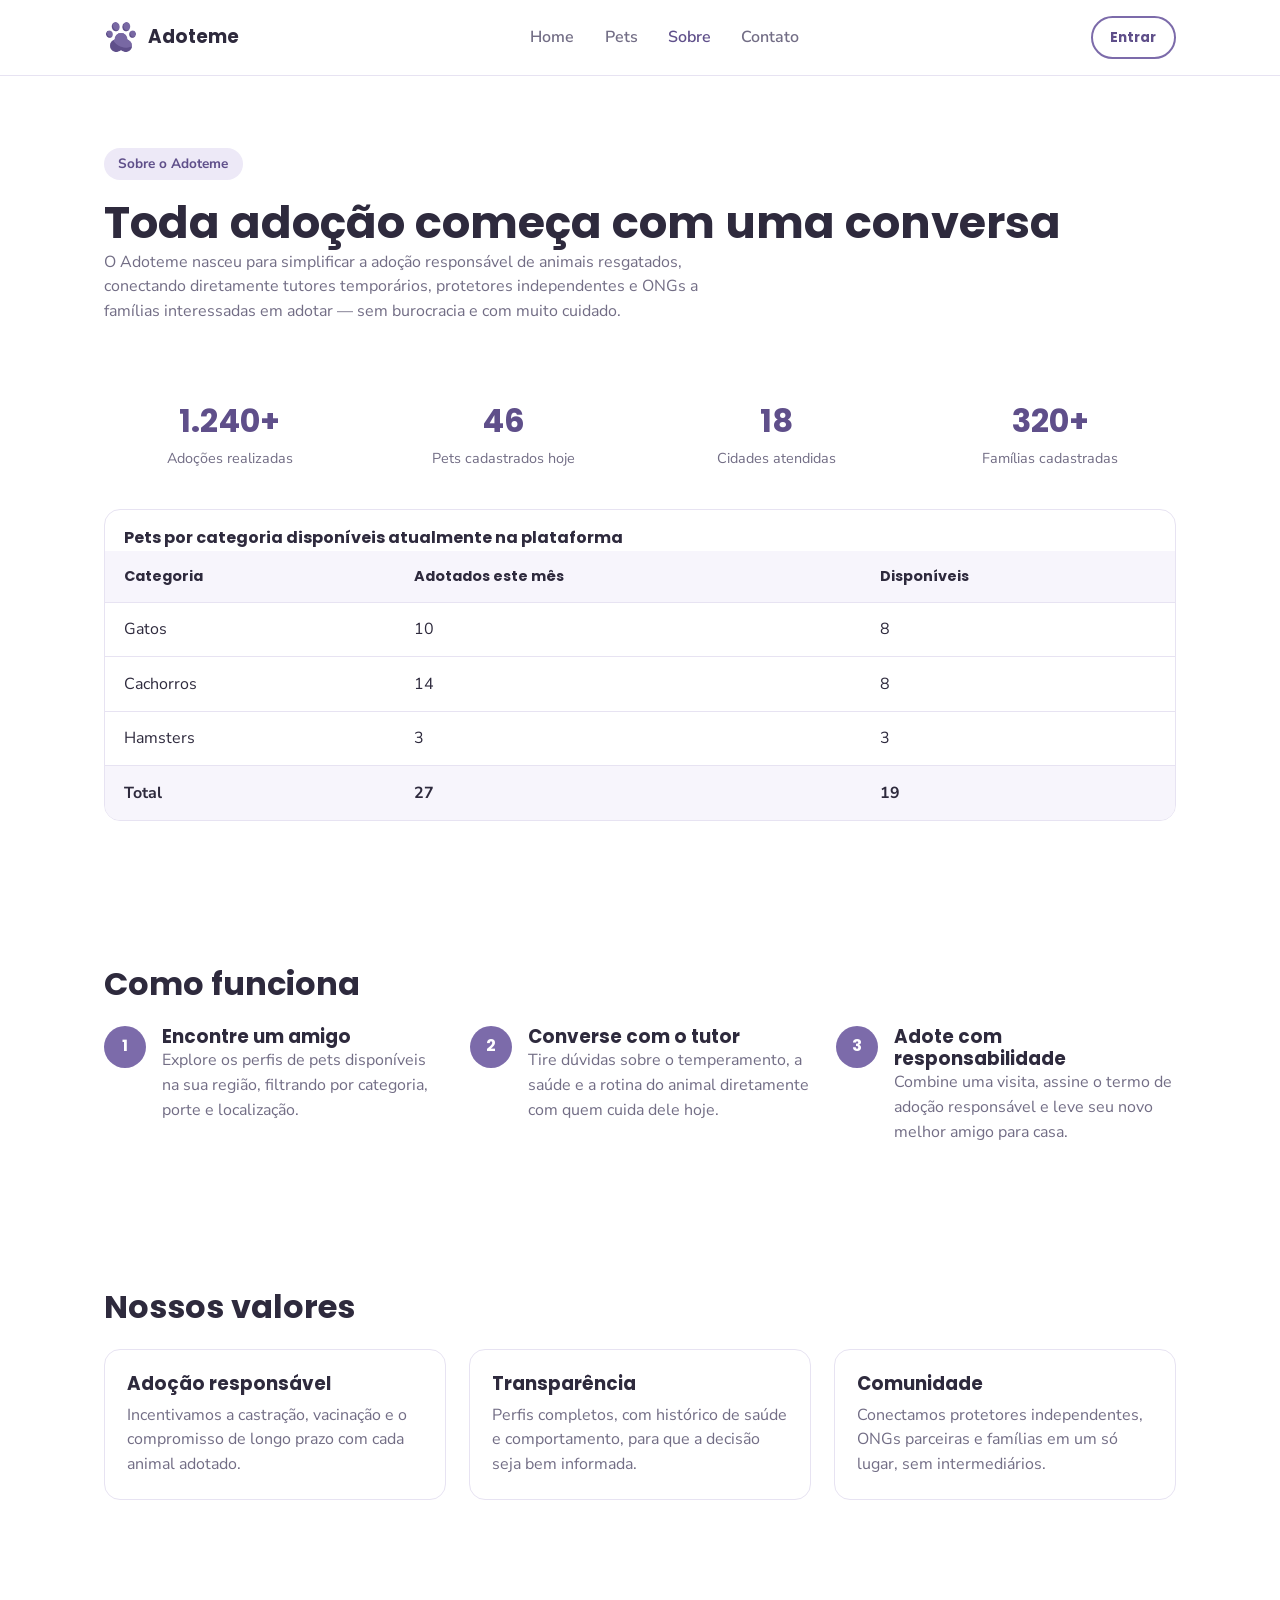
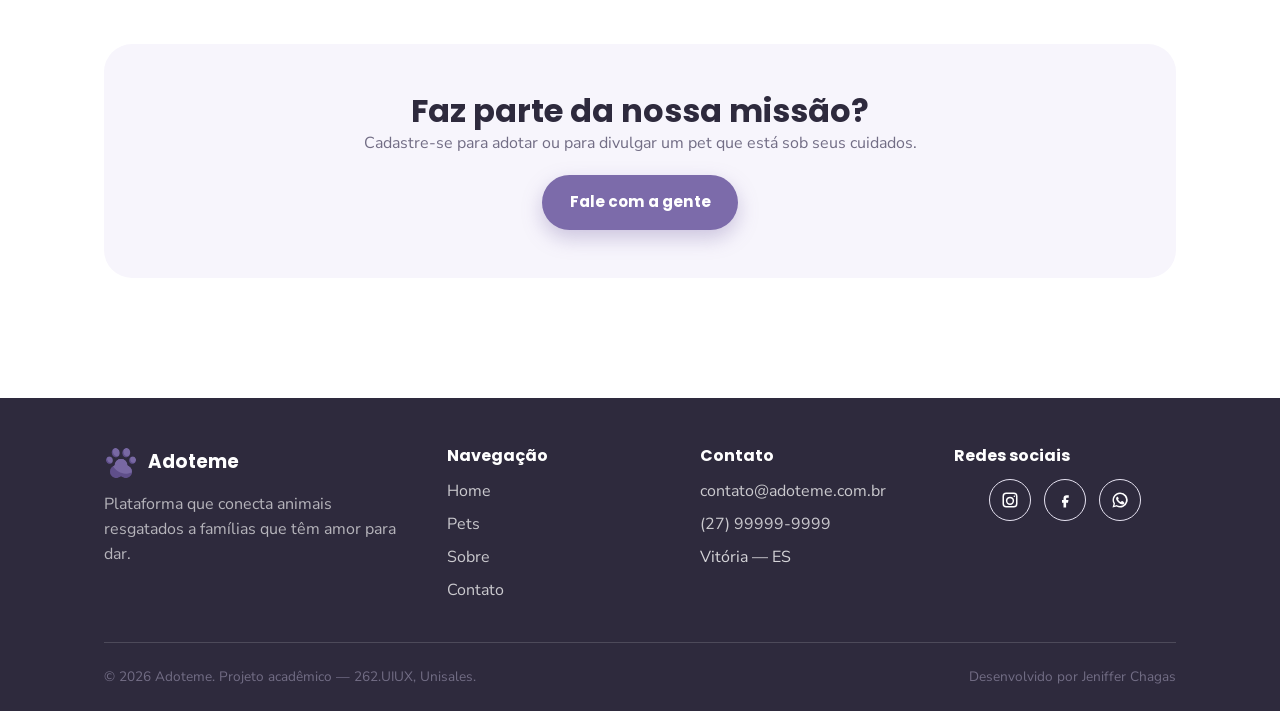
<file: sobre.html>
<!DOCTYPE html>
<html lang="pt-BR">
<head>
  <meta charset="UTF-8" />
  <meta name="viewport" content="width=device-width, initial-scale=1.0" />
  <title>Sobre — Adoteme</title>
  <meta name="description" content="Conheça a missão do Adoteme, como funciona o processo de adoção e o impacto da plataforma na vida de animais resgatados." />
  <link rel="icon" type="image/png" href="assets/img/favicon.png" />
  <link rel="preconnect" href="https://fonts.googleapis.com" />
  <link href="https://fonts.googleapis.com/css2?family=Poppins:wght@600;700;800&family=Nunito+Sans:wght@400;600;700&display=swap" rel="stylesheet" />
  <link rel="stylesheet" href="style.css" />
</head>
<body>
  <a class="skip-link" href="#main">Pular para o conteúdo</a>

  <header class="site-header">
    <div class="container header-inner">
      <a class="brand" href="index.html">
        <img src="assets/img/logo.png" alt="" />
        Adoteme
      </a>

      <input type="checkbox" id="nav-toggle" class="nav-toggle-checkbox" />

      <nav class="main-nav" aria-label="Navegação principal">
        <ul>
          <li><a href="index.html">Home</a></li>
          <li><a href="pets.html">Pets</a></li>
          <li><a href="sobre.html" aria-current="page">Sobre</a></li>
          <li><a href="contato.html">Contato</a></li>
        </ul>
      </nav>

      <div class="header-actions">
        <a class="btn btn-outline btn-sm" href="contato.html#entrar">Entrar</a>
        <label for="nav-toggle" class="nav-toggle" aria-label="Abrir menu"><svg width="24" height="24" viewBox="0 0 24 24" fill="none" stroke="currentColor" stroke-width="2" stroke-linecap="round" stroke-linejoin="round" aria-hidden="true"><line x1="3" y1="6" x2="21" y2="6"/><line x1="3" y1="12" x2="21" y2="12"/><line x1="3" y1="18" x2="21" y2="18"/></svg></label>
      </div>
    </div>
  </header>

  <main id="main">

    <section style="padding-bottom:0;">
      <div class="container">
        <span class="eyebrow-tag">Sobre o Adoteme</span>
        <h1>Toda adoção começa com uma conversa</h1>
        <p>O Adoteme nasceu para simplificar a adoção responsável de animais resgatados, conectando diretamente tutores temporários, protetores independentes e ONGs a famílias interessadas em adotar — sem burocracia e com muito cuidado.</p>
      </div>
    </section>

    <!-- Impacto -->
    <section aria-labelledby="impacto-heading">
      <div class="container">
        <h2 id="impacto-heading" style="position:absolute;left:-9999px;">Impacto</h2>
        <div class="stat-row">
          <div>
            <strong>1.240+</strong>
            <span>Adoções realizadas</span>
          </div>
          <div>
            <strong>46</strong>
            <span>Pets cadastrados hoje</span>
          </div>
          <div>
            <strong>18</strong>
            <span>Cidades atendidas</span>
          </div>
          <div>
            <strong>320+</strong>
            <span>Famílias cadastradas</span>
          </div>
        </div>

        <div class="data-table-wrapper">
          <table class="data-table">
            <caption>Pets por categoria disponíveis atualmente na plataforma</caption>
            <thead>
              <tr>
                <th scope="col">Categoria</th>
                <th scope="col">Adotados este mês</th>
                <th scope="col">Disponíveis</th>
              </tr>
            </thead>
            <tbody>
              <tr>
                <td>Gatos</td>
                <td>10</td>
                <td>8</td>
              </tr>
              <tr>
                <td>Cachorros</td>
                <td>14</td>
                <td>8</td>
              </tr>
              <tr>
                <td>Hamsters</td>
                <td>3</td>
                <td>3</td>
              </tr>
            </tbody>
            <tfoot>
              <tr>
                <td>Total</td>
                <td>27</td>
                <td>19</td>
              </tr>
            </tfoot>
          </table>
        </div>
      </div>
    </section>

    <!-- Como funciona: é um processo, por isso numerado -->
    <section aria-labelledby="como-funciona-heading">
      <div class="container">
        <div class="section-heading">
          <h2 id="como-funciona-heading">Como funciona</h2>
        </div>
        <div class="steps-list">
          <div class="step">
            <span class="step-number" aria-hidden="true">1</span>
            <div>
              <h3>Encontre um amigo</h3>
              <p>Explore os perfis de pets disponíveis na sua região, filtrando por categoria, porte e localização.</p>
            </div>
          </div>
          <div class="step">
            <span class="step-number" aria-hidden="true">2</span>
            <div>
              <h3>Converse com o tutor</h3>
              <p>Tire dúvidas sobre o temperamento, a saúde e a rotina do animal diretamente com quem cuida dele hoje.</p>
            </div>
          </div>
          <div class="step">
            <span class="step-number" aria-hidden="true">3</span>
            <div>
              <h3>Adote com responsabilidade</h3>
              <p>Combine uma visita, assine o termo de adoção responsável e leve seu novo melhor amigo para casa.</p>
            </div>
          </div>
        </div>
      </div>
    </section>

    <!-- Valores -->
    <section aria-labelledby="valores-heading">
      <div class="container">
        <div class="section-heading">
          <h2 id="valores-heading">Nossos valores</h2>
        </div>
        <div class="value-grid">
          <div class="value-card">
            <h3>Adoção responsável</h3>
            <p>Incentivamos a castração, vacinação e o compromisso de longo prazo com cada animal adotado.</p>
          </div>
          <div class="value-card">
            <h3>Transparência</h3>
            <p>Perfis completos, com histórico de saúde e comportamento, para que a decisão seja bem informada.</p>
          </div>
          <div class="value-card">
            <h3>Comunidade</h3>
            <p>Conectamos protetores independentes, ONGs parceiras e famílias em um só lugar, sem intermediários.</p>
          </div>
        </div>
      </div>
    </section>

    <section>
      <div class="container">
        <div class="cta-band">
          <h2>Faz parte da nossa missão?</h2>
          <p style="margin-inline:auto;">Cadastre-se para adotar ou para divulgar um pet que está sob seus cuidados.</p>
          <a class="btn btn-primary" href="contato.html">Fale com a gente</a>
        </div>
      </div>
    </section>

  </main>

  <footer class="site-footer">
    <div class="container">
      <div class="footer-grid">
        <div>
          <a class="brand" href="index.html">
            <img src="assets/img/logo.png" alt="" />
            Adoteme
          </a>
          <p>Plataforma que conecta animais resgatados a famílias que têm amor para dar.</p>
        </div>
        <nav aria-label="Links do site">
          <h3>Navegação</h3>
          <ul class="footer-links">
            <li><a href="index.html">Home</a></li>
            <li><a href="pets.html">Pets</a></li>
            <li><a href="sobre.html">Sobre</a></li>
            <li><a href="contato.html">Contato</a></li>
          </ul>
        </nav>
        <div>
          <h3>Contato</h3>
          <ul class="footer-links">
            <li><a href="mailto:contato@adoteme.com.br">contato@adoteme.com.br</a></li>
            <li><a href="tel:+5527999999999">(27) 99999-9999</a></li>
            <li>Vitória — ES</li>
          </ul>
        </div>
        <div>
          <h3>Redes sociais</h3>
          <div class="social-row">
            <a href="#" aria-label="Adoteme no Instagram"><img src="assets/img/icon-instagram.svg" alt="" width="18" height="18" /></a>
            <a href="#" aria-label="Adoteme no Facebook"><img src="assets/img/icon-facebook.svg" alt="" width="18" height="18" /></a>
            <a href="#" aria-label="Adoteme no WhatsApp"><img src="assets/img/icon-whatsapp.svg" alt="" width="18" height="18" /></a>
          </div>
        </div>
      </div>
      <div class="footer-bottom">
        <p>&copy; 2026 Adoteme. Projeto acadêmico — 262.UIUX, Unisales.</p>
        <p>Desenvolvido por Jeniffer Chagas</p>
      </div>
    </div>
  </footer>
</body>
</html>
</file>
<file: style.css>
/* ==========================================================================
   262.UIUX — Adoteme
   Site estático que apresenta a interface do app/PWA Adoteme (adoção de
   animais). Arquivo único de estilos, organizado por seções comentadas.
   ========================================================================== */

/* --------------------------------------------------------------------------
   1. Reset
   -------------------------------------------------------------------------- */
* {
  margin: 0;
  padding: 0;
  box-sizing: border-box;
}

img {
  max-width: 100%;
  display: block;
}

a {
  color: inherit;
  text-decoration: none;
}

button,
input,
select,
textarea {
  font: inherit;
  color: inherit;
}

ul {
  list-style: none;
}

/* --------------------------------------------------------------------------
   2. Design tokens
   -------------------------------------------------------------------------- */
:root {
  /* cores — paleta extraída do design do Adoteme no Figma */
  --color-primary: #7c6baa;
  --color-primary-dark: #5f4f8a;
  --color-primary-light: #ede9f7;
  --color-surface: #ffffff;
  --color-surface-soft: #f7f5fc;
  --color-border: #e7e3f2;
  --color-text: #2e2a3d;
  --color-text-muted: #726d85;
  --color-heart: #e8544e;
  --color-cat: #f6c6be;
  --color-dog: #bfd9f2;
  --color-hamster: #f5d2a6;
  --color-success: #4caf7d;

  /* tipografia */
  --font-display: "Poppins", "Segoe UI", system-ui, sans-serif;
  --font-body: "Nunito Sans", "Segoe UI", system-ui, sans-serif;

  /* layout */
  --radius-sm: 8px;
  --radius-md: 16px;
  --radius-lg: 28px;
  --radius-pill: 999px;
  --shadow-card: 0 10px 30px rgba(60, 45, 100, 0.08);
  --max-width: 1120px;
}

/* --------------------------------------------------------------------------
   3. Base
   -------------------------------------------------------------------------- */
html {
  scroll-behavior: smooth;
}

body {
  font-family: var(--font-body);
  color: var(--color-text);
  background: var(--color-surface);
  line-height: 1.55;
}

h1,
h2,
h3,
h4 {
  font-family: var(--font-display);
  font-weight: 700;
  line-height: 1.2;
  color: var(--color-text);
}

h1 {
  font-size: clamp(2rem, 4vw, 2.8rem);
}

h2 {
  font-size: clamp(1.5rem, 3vw, 2rem);
}

h3 {
  font-size: 1.15rem;
}

p {
  color: var(--color-text-muted);
  max-width: 65ch;
}

.container {
  width: 100%;
  max-width: var(--max-width);
  margin-inline: auto;
  padding-inline: 1.5rem;
}

section {
  padding-block: clamp(2.5rem, 6vw, 4.5rem);
}

/* foco visível para acessibilidade via teclado */
a:focus-visible,
button:focus-visible,
input:focus-visible,
select:focus-visible,
textarea:focus-visible {
  outline: 3px solid var(--color-primary-dark);
  outline-offset: 2px;
}

/* --------------------------------------------------------------------------
   4. Header / navegação (Flexbox)
   -------------------------------------------------------------------------- */
.site-header {
  position: sticky;
  top: 0;
  z-index: 20;
  background: var(--color-surface);
  border-bottom: 1px solid var(--color-border);
}

.site-header .container {
  display: flex;
  align-items: center;
  justify-content: space-between;
  gap: 1rem;
  padding-block: 1rem;
}

.brand {
  display: flex;
  align-items: center;
  gap: 0.6rem;
  font-family: var(--font-display);
  font-weight: 700;
  font-size: 1.15rem;
}

.brand img {
  width: 34px;
  height: 34px;
}

.main-nav ul {
  display: flex;
  align-items: center;
  gap: 1.9rem;
}

.main-nav a {
  font-weight: 600;
  color: var(--color-text-muted);
  transition: color 0.2s ease;
}

.main-nav a:hover,
.main-nav a[aria-current="page"] {
  color: var(--color-primary-dark);
}

/* menu mobile feito só com HTML/CSS (checkbox hack, sem JavaScript) */
.nav-toggle-checkbox {
  position: absolute;
  opacity: 0;
  pointer-events: none;
}

.nav-toggle {
  display: none;
  font-size: 1.6rem;
  line-height: 1;
  cursor: pointer;
}

.header-actions {
  display: flex;
  align-items: center;
  gap: 0.8rem;
}

/* --------------------------------------------------------------------------
   5. Botões
   -------------------------------------------------------------------------- */
.btn {
  display: inline-flex;
  align-items: center;
  justify-content: center;
  gap: 0.5rem;
  padding: 0.85rem 1.6rem;
  border-radius: var(--radius-pill);
  font-weight: 700;
  font-family: var(--font-display);
  font-size: 0.95rem;
  border: 2px solid transparent;
  cursor: pointer;
  transition:
    transform 0.15s ease,
    background-color 0.2s ease,
    box-shadow 0.2s ease;
}

.btn:hover {
  transform: translateY(-2px);
}

.btn-primary {
  background: var(--color-primary);
  color: #fff;
  box-shadow: 0 8px 20px rgba(124, 107, 170, 0.35);
}

.btn-primary:hover {
  background: var(--color-primary-dark);
}

.btn-outline {
  background: transparent;
  border-color: var(--color-primary);
  color: var(--color-primary-dark);
}

.btn-outline:hover {
  background: var(--color-primary-light);
}

.btn-block {
  width: 100%;
}

.btn-sm {
  padding: 0.55rem 1.1rem;
  font-size: 0.85rem;
}

/* --------------------------------------------------------------------------
   6. Hero
   -------------------------------------------------------------------------- */
.hero {
  padding-block: clamp(2.5rem, 7vw, 5rem);
}

.hero .container {
  display: grid;
  grid-template-columns: 1fr;
  gap: 2.5rem;
  align-items: center;
}

.hero-figure img {
  border-radius: 13rem 13rem 0 0;
  width: 100%;
  max-width: 420px;
  margin-inline: auto;
}

.hero-content {
  text-align: center;
}

.eyebrow-tag {
  display: inline-flex;
  align-items: center;
  gap: 0.4rem;
  background: var(--color-primary-light);
  color: var(--color-primary-dark);
  padding: 0.35rem 0.9rem;
  border-radius: var(--radius-pill);
  font-weight: 700;
  font-size: 0.85rem;
  margin-bottom: 1rem;
}

.hero-content p {
  margin-inline: auto;
  margin-block: 1rem 1.8rem;
}

.hero-actions {
  display: flex;
  gap: 1rem;
  justify-content: center;
  flex-wrap: wrap;
}

/* --------------------------------------------------------------------------
   7. Busca
   -------------------------------------------------------------------------- */
.search-form {
  display: flex;
  gap: 0.6rem;
  background: var(--color-surface-soft);
  border: 1px solid var(--color-border);
  padding: 0.4rem;
  border-radius: var(--radius-pill);
  max-width: 560px;
  margin-inline: auto;
}

.search-form label {
  flex: 1;
}

.search-form input[type="search"] {
  width: 100%;
  border: none;
  background: transparent;
  padding: 0.6rem 1rem;
}

.search-form input[type="search"]:focus {
  outline: none;
}

.search-form .btn {
  padding: 0.7rem 1.1rem;
}

/* --------------------------------------------------------------------------
   8. Banner destaque
   -------------------------------------------------------------------------- */
.banner {
  background: var(--color-primary);
  border-radius: var(--radius-lg);
  overflow: hidden;
  color: #fff;
  display: grid;
  grid-template-columns: 1fr;
}

.banner-content {
  padding: clamp(1.8rem, 4vw, 3rem);
  display: flex;
  flex-direction: column;
  justify-content: center;
  gap: 1rem;
}

.banner-content h2 {
  color: #fff;
}

.banner-content p {
  color: rgba(255, 255, 255, 0.85);
}

.banner img {
  width: 100%;
  height: 100%;
  object-fit: cover;
  border-radius: 12rem 0 0;
}

/* --------------------------------------------------------------------------
   9. Categorias (Flexbox)
   -------------------------------------------------------------------------- */
.section-heading {
  display: flex;
  align-items: baseline;
  justify-content: space-between;
  gap: 1rem;
  margin-bottom: 1.4rem;
  flex-wrap: wrap;
}

.section-heading a {
  font-weight: 700;
  color: var(--color-primary-dark);
}

.category-list {
  display: flex;
  flex-wrap: wrap;
  gap: 0.9rem;
}

.category-chip {
  display: flex;
  align-items: center;
  gap: 0.6rem;
  background: var(--color-surface-soft);
  border: 1px solid var(--color-border);
  padding: 0.5rem 1.1rem 0.5rem 0.5rem;
  border-radius: var(--radius-pill);
  font-weight: 700;
  transition:
    box-shadow 0.2s ease,
    border-color 0.2s ease;
}

.category-chip img {
  width: 34px;
  height: 34px;
  border-radius: 50%;
}

.category-chip:hover,
.category-chip:focus-visible {
  border-color: var(--color-primary);
  box-shadow: var(--shadow-card);
}

/* --------------------------------------------------------------------------
   10. Grid de pets (CSS Grid)
   -------------------------------------------------------------------------- */
.pet-grid {
  display: grid;
  grid-template-columns: repeat(auto-fill, minmax(230px, 1fr));
  gap: 1.6rem;
}

.pet-card {
  background: var(--color-surface);
  border: 1px solid var(--color-border);
  border-radius: var(--radius-md);
  overflow: hidden;
  box-shadow: var(--shadow-card);
  transition:
    transform 0.2s ease,
    box-shadow 0.2s ease;
  display: flex;
  flex-direction: column;
}

.pet-card:hover {
  transform: translateY(-4px);
  box-shadow: 0 16px 34px rgba(60, 45, 100, 0.14);
}

.pet-card-media {
  position: relative;
}

.pet-card-media img {
  width: 100%;
  aspect-ratio: 5 / 4;
  object-fit: cover;
}

.favorite-btn {
  position: absolute;
  top: 0.7rem;
  right: 0.7rem;
  width: 36px;
  height: 36px;
  border-radius: 50%;
  border: none;
  background: rgba(255, 255, 255, 0.92);
  display: grid;
  place-items: center;
  cursor: pointer;
  font-size: 1.1rem;
  color: var(--color-heart);
  transition: transform 0.15s ease;
}

.favorite-btn:hover {
  transform: scale(1.12);
}

.pet-card-body {
  padding: 1rem 1.1rem 1.2rem;
  display: flex;
  flex-direction: column;
  gap: 0.3rem;
  flex: 1;
}

.pet-card-body h3 {
  display: flex;
  align-items: center;
  justify-content: space-between;
}

.pet-tag {
  font-size: 0.7rem;
  font-weight: 700;
  color: var(--color-primary-dark);
  background: var(--color-primary-light);
  padding: 0.15rem 0.5rem;
  border-radius: var(--radius-pill);
}

.pet-location {
  font-size: 0.85rem;
  color: var(--color-text-muted);
  display: flex;
  align-items: center;
  gap: 0.3rem;
}

.pet-card-body .btn {
  margin-top: 0.6rem;
}

/* --------------------------------------------------------------------------
   11. Como funciona (sequência numerada — só usada aqui, pois É um processo)
   -------------------------------------------------------------------------- */
.steps-list {
  display: grid;
  grid-template-columns: 1fr;
  gap: 1.6rem;
}

.step {
  display: flex;
  gap: 1rem;
  align-items: flex-start;
}

.step-number {
  flex-shrink: 0;
  width: 42px;
  height: 42px;
  border-radius: 50%;
  background: var(--color-primary);
  color: #fff;
  font-family: var(--font-display);
  font-weight: 700;
  display: grid;
  place-items: center;
}

/* --------------------------------------------------------------------------
   12. Filtros da página de catálogo
   -------------------------------------------------------------------------- */
.filters-bar {
  display: flex;
  flex-wrap: wrap;
  gap: 1rem;
  align-items: center;
  justify-content: space-between;
  margin-bottom: 2rem;
}

.filter-chip {
  border: 1px solid var(--color-border);
  background: var(--color-surface);
  padding: 0.5rem 1.1rem;
  border-radius: var(--radius-pill);
  font-weight: 700;
  cursor: pointer;
  transition:
    background 0.2s ease,
    color 0.2s ease;
}

.filter-chip:hover {
  background: var(--color-primary-light);
}

.filter-chip[aria-current="true"] {
  background: var(--color-primary);
  color: #fff;
}

/* --------------------------------------------------------------------------
   13. Tabela (thead / tbody / tfoot)
   -------------------------------------------------------------------------- */
.data-table-wrapper {
  overflow-x: auto;
  border: 1px solid var(--color-border);
  border-radius: var(--radius-md);
}

table.data-table {
  width: 100%;
  border-collapse: collapse;
  min-width: 480px;
}

.data-table caption {
  text-align: left;
  padding: 1rem 1.2rem 0;
  font-weight: 700;
  font-family: var(--font-display);
}

.data-table th,
.data-table td {
  text-align: left;
  padding: 0.9rem 1.2rem;
  border-bottom: 1px solid var(--color-border);
}

.data-table thead th {
  background: var(--color-surface-soft);
  font-family: var(--font-display);
  font-size: 0.9rem;
}

.data-table tbody tr:hover {
  background: var(--color-primary-light);
}

.data-table tfoot td {
  font-weight: 700;
  border-bottom: none;
  background: var(--color-surface-soft);
}

/* --------------------------------------------------------------------------
   14. Página de detalhe do pet
   -------------------------------------------------------------------------- */
.pet-detail {
  display: grid;
  grid-template-columns: 1fr;
  gap: 2.5rem;
  align-items: start;
}

.pet-detail-media {
  position: relative;
  border-radius: var(--radius-lg);
  overflow: hidden;
}

.pet-detail-media img {
  width: 100%;
  aspect-ratio: 4 / 3;
  object-fit: cover;
}

.icon-btn {
  position: absolute;
  top: 1rem;
  width: 40px;
  height: 40px;
  border-radius: 50%;
  border: none;
  background: rgba(255, 255, 255, 0.92);
  display: grid;
  place-items: center;
  cursor: pointer;
  font-size: 1.1rem;
  transition: transform 0.15s ease;
}

.icon-btn:hover {
  transform: scale(1.1);
}

.icon-btn.back {
  left: 1rem;
}

.icon-btn.fav {
  right: 1rem;
  color: var(--color-heart);
}

.pet-detail-location {
  color: var(--color-text-muted);
  margin-bottom: 1.2rem;
}

.pet-attributes {
  display: grid;
  grid-template-columns: repeat(2, 1fr);
  gap: 0.8rem;
  margin-bottom: 1.6rem;
}

.pet-attribute {
  border: 1px solid var(--color-border);
  border-radius: var(--radius-sm);
  padding: 0.7rem 0.9rem;
  text-align: center;
}

.pet-attribute strong {
  display: block;
  font-family: var(--font-display);
}

.pet-attribute span {
  font-size: 0.78rem;
  color: var(--color-text-muted);
}

.owner-card {
  display: flex;
  align-items: center;
  gap: 0.8rem;
  border: 1px solid var(--color-border);
  border-radius: var(--radius-md);
  padding: 0.9rem 1.1rem;
  margin-bottom: 1.4rem;
}

.owner-card img {
  width: 46px;
  height: 46px;
  border-radius: 50%;
  object-fit: cover;
}

.owner-card .owner-info {
  flex: 1;
}

.owner-card .owner-info span {
  display: block;
  font-size: 0.8rem;
  color: var(--color-text-muted);
}

.owner-card .owner-actions {
  display: flex;
  gap: 0.5rem;
}

.owner-card .owner-actions a {
  width: 38px;
  height: 38px;
  border-radius: 50%;
  background: var(--color-primary-light);
  color: var(--color-primary-dark);
  display: grid;
  place-items: center;
  transition: background 0.2s ease;
}

.owner-card .owner-actions a:hover {
  background: var(--color-primary);
  color: #fff;
}

/* --------------------------------------------------------------------------
   15. Formulários
   -------------------------------------------------------------------------- */
.form-grid {
  display: grid;
  grid-template-columns: 1fr;
  gap: 1.1rem;
}

.form-field {
  display: flex;
  flex-direction: column;
  gap: 0.4rem;
}

.form-field label {
  font-weight: 700;
  font-size: 0.9rem;
}

.form-field input,
.form-field select,
.form-field textarea {
  border: 1px solid var(--color-border);
  border-radius: var(--radius-sm);
  padding: 0.75rem 0.9rem;
  background: var(--color-surface-soft);
  transition:
    border-color 0.2s ease,
    background 0.2s ease;
}

.form-field input:focus,
.form-field select:focus,
.form-field textarea:focus {
  border-color: var(--color-primary);
  background: var(--color-surface);
  outline: none;
}

.form-field textarea {
  resize: vertical;
  min-height: 120px;
}

.form-note {
  font-size: 0.8rem;
}

.form-note a {
  color: var(--color-primary-dark);
  font-weight: 700;
}

.card-panel {
  background: var(--color-surface);
  border: 1px solid var(--color-border);
  border-radius: var(--radius-lg);
  padding: clamp(1.5rem, 4vw, 2.4rem);
  box-shadow: var(--shadow-card);
}

.two-col {
  display: grid;
  grid-template-columns: 1fr;
  gap: 2rem;
}

.divider-or {
  display: flex;
  align-items: center;
  gap: 0.8rem;
  color: var(--color-text-muted);
  font-size: 0.85rem;
  margin-block: 1.4rem;
}

.divider-or::before,
.divider-or::after {
  content: "";
  flex: 1;
  height: 1px;
  background: var(--color-border);
}

.social-row {
  display: flex;
  gap: 0.8rem;
  justify-content: center;
}

.social-row a {
  width: 42px;
  height: 42px;
  border-radius: 50%;
  border: 1px solid var(--color-border);
  display: grid;
  place-items: center;
  color: var(--color-primary-dark);
  transition:
    background 0.2s ease,
    border-color 0.2s ease;
}

.social-row a svg {
  width: 18px;
  height: 18px;
}

.social-row a:hover {
  background: var(--color-primary-light);
  border-color: var(--color-primary);
}

/* --------------------------------------------------------------------------
   16. Sobre — missão / valores
   -------------------------------------------------------------------------- */
.value-grid {
  display: grid;
  grid-template-columns: 1fr;
  gap: 1.4rem;
}

.value-card {
  border: 1px solid var(--color-border);
  border-radius: var(--radius-md);
  padding: 1.4rem;
}

.value-card h3 {
  margin-bottom: 0.5rem;
}

.stat-row {
  display: grid;
  grid-template-columns: repeat(2, 1fr);
  gap: 1.4rem;
  text-align: center;
  margin-bottom: 2.4rem;
}

.stat-row strong {
  display: block;
  font-family: var(--font-display);
  font-size: 2rem;
  color: var(--color-primary-dark);
}

.stat-row span {
  color: var(--color-text-muted);
  font-size: 0.9rem;
}

/* --------------------------------------------------------------------------
   17. Faixa CTA
   -------------------------------------------------------------------------- */
.cta-band {
  background: var(--color-surface-soft);
  border-radius: var(--radius-lg);
  padding: clamp(2rem, 5vw, 3rem);
  text-align: center;
}

.cta-band .btn {
  margin-top: 1.2rem;
}

/* --------------------------------------------------------------------------
   18. Rodapé
   -------------------------------------------------------------------------- */
.site-footer {
  background: var(--color-text);
  color: rgba(255, 255, 255, 0.8);
  padding-block: 3rem 1.5rem;
  margin-top: 3rem;
}

.footer-grid {
  display: grid;
  grid-template-columns: 1fr;
  gap: 2rem;
  margin-bottom: 2rem;
}

.footer-grid h3 {
  color: #fff;
  font-size: 1rem;
  margin-bottom: 0.9rem;
}

.footer-grid .brand {
  color: #fff;
  margin-bottom: 0.8rem;
}

.footer-grid p {
  color: rgba(255, 255, 255, 0.65);
}

.footer-links li {
  margin-bottom: 0.5rem;
}

.footer-links a {
  color: rgba(255, 255, 255, 0.75);
  transition: color 0.2s ease;
}

.footer-links a:hover {
  color: #fff;
}

.footer-bottom {
  border-top: 1px solid rgba(255, 255, 255, 0.15);
  padding-top: 1.4rem;
  display: flex;
  flex-direction: column;
  gap: 0.8rem;
  align-items: center;
  text-align: center;
  font-size: 0.85rem;
  color: rgba(255, 255, 255, 0.6);
}

/* --------------------------------------------------------------------------
   19. Utilitário: pular para o conteúdo (acessibilidade)
   -------------------------------------------------------------------------- */
.skip-link {
  position: absolute;
  left: -999px;
  top: auto;
  background: var(--color-primary);
  color: #fff;
  padding: 0.8rem 1.2rem;
  border-radius: var(--radius-sm);
  z-index: 50;
}

.skip-link:focus {
  left: 1rem;
  top: 1rem;
}

/* --------------------------------------------------------------------------
   20. Responsividade — breakpoint tablet/desktop (Media Queries)
   -------------------------------------------------------------------------- */
@media (min-width: 768px) {
  .hero .container {
    grid-template-columns: 1fr 1fr;
    text-align: left;
  }

  .hero-content {
    text-align: left;
    order: 1;
  }

  .hero-figure {
    order: 2;
  }

  .hero-actions {
    justify-content: flex-start;
  }

  .search-form {
    margin-inline: 0;
  }

  .banner {
    grid-template-columns: 1.1fr 0.9fr;
  }

  .steps-list {
    grid-template-columns: repeat(3, 1fr);
  }

  .value-grid {
    grid-template-columns: repeat(3, 1fr);
  }

  .stat-row {
    grid-template-columns: repeat(4, 1fr);
  }

  .pet-detail {
    grid-template-columns: 1fr 1fr;
  }

  .two-col {
    grid-template-columns: 1fr 1fr;
  }

  .footer-grid {
    grid-template-columns: 1.4fr 1fr 1fr 1fr;
  }

  .footer-bottom {
    flex-direction: row;
    justify-content: space-between;
    text-align: left;
  }
}

@media (max-width: 767px) {
  .nav-toggle {
    display: block;
  }

  .main-nav {
    position: absolute;
    top: 100%;
    left: 0;
    right: 0;
    background: var(--color-surface);
    border-bottom: 1px solid var(--color-border);
    padding: 1rem 1.5rem 1.4rem;
    display: none;
  }

  .nav-toggle-checkbox:checked ~ .main-nav {
    display: block;
  }

  .main-nav ul {
    flex-direction: column;
    align-items: flex-start;
    gap: 1rem;
  }
}

/* --------------------------------------------------------------------------
   21. Redução de movimento
   -------------------------------------------------------------------------- */
@media (prefers-reduced-motion: reduce) {
  * {
    transition: none !important;
    scroll-behavior: auto !important;
  }
}
</file>
